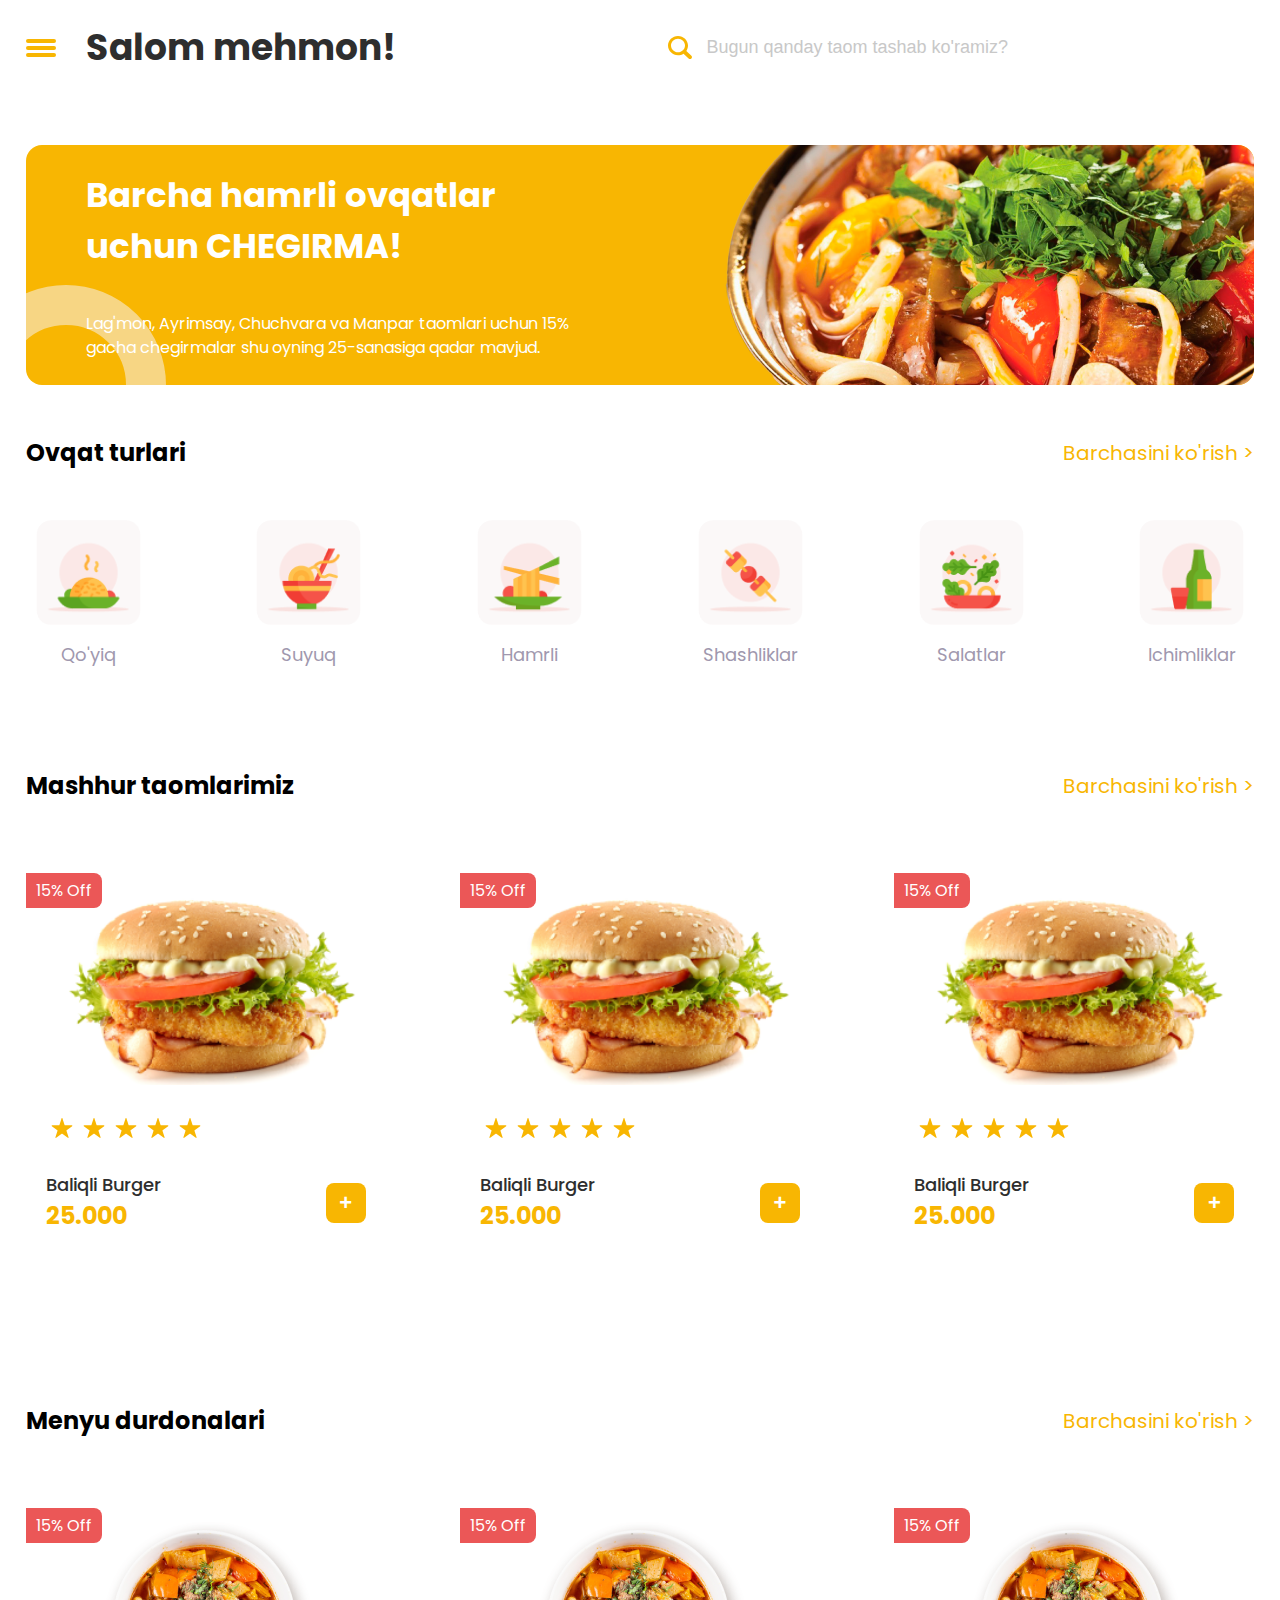
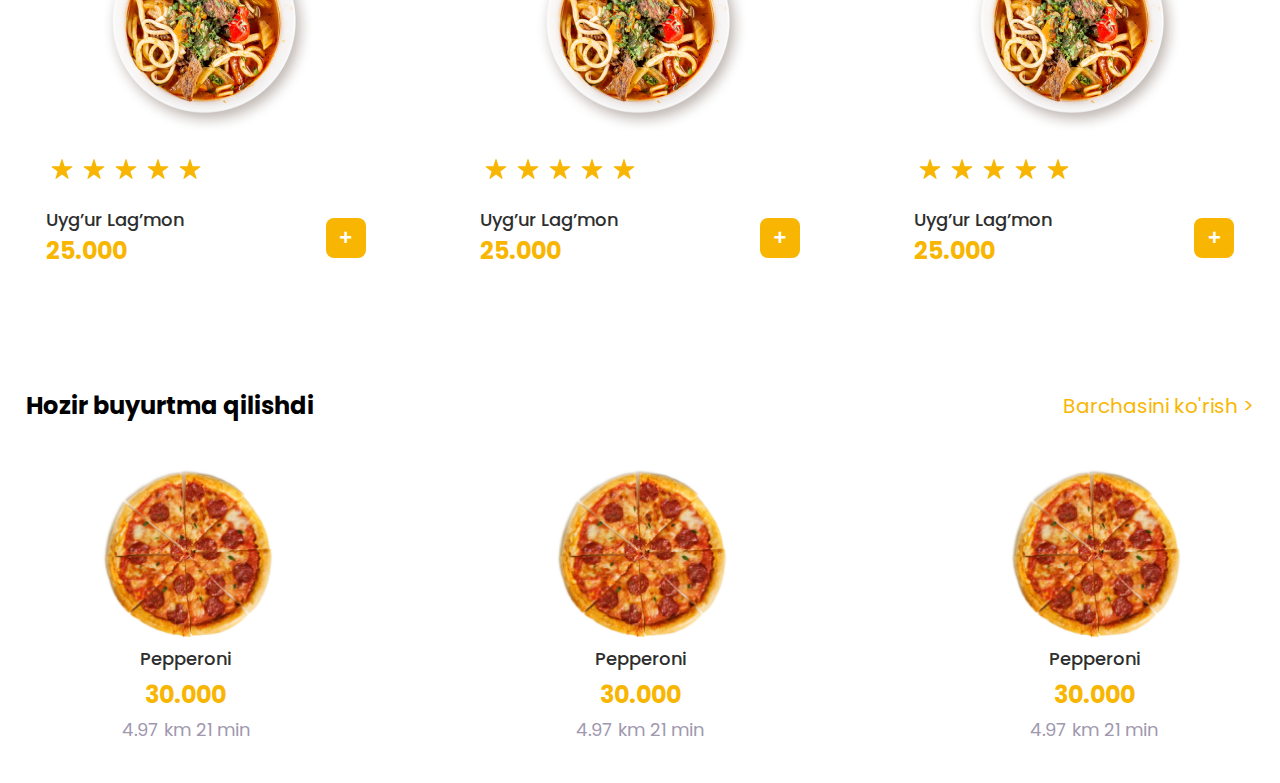
<file: index.html>
<!DOCTYPE html>
<html lang="en">
  <head>
    <meta charset="UTF-8" />
    <meta name="viewport" content="width=device-width, initial-scale=1.0" />
    <link rel="stylesheet" href="./assets/css/main.css" />
    <title>Zaytun</title>
  </head>
  <body>
    <header>
      <div class="container">
        <div class="header_inner">
          <div class="burger_box">
            <div class="burger">
              <span></span>
              <span></span>
              <span></span>
            </div>

            <a class="logo" href="./index.html">Salom mehmon!</a>
          </div>

          <form class="search_form" action="#">
            <button class="search_btn">
              <img src="./assets/images/magnifier.svg" alt="search icon" />
            </button>
            <input
              class="search_food"
              type="search"
              name="search_food"
              placeholder="Bugun qanday taom tashab ko'ramiz?"
              required
            />
          </form>
        </div>
      </div>
      <div class="canvas-header_back">
        <div class="canvas_header">
          <nav>
            <div class="canvas-header_logo-box">
              <a class="canvas-header_logo" href="./index.html">Zaytun</a>
              <img
                class="canvas-header_remove-icon"
                src="./assets/images/icon-x.png"
                alt="remove icon"
              />
            </div>
            <ul class="canvas-header_list">
              <li
                class="canvas-header_list-item canvas-header_list-item--active"
              >
                <svg
                  xmlns="http://www.w3.org/2000/svg"
                  width="35"
                  height="35"
                  viewBox="0 0 40 40"
                  fill="none"
                >
                  <path
                    d="M8.33331 30.8333C8.33331 33.6966 14.8133 35 20.8333 35C26.8533 35 33.3333 33.6966 33.3333 30.8333C33.3333 28.56 29.3983 27.5333 26.5633 27.09L28.5 25.1666C30.0151 23.6516 31.047 21.7213 31.4651 19.6198C31.8832 17.5183 31.6687 15.3401 30.8488 13.3605C30.0288 11.3809 28.6403 9.6889 26.8588 8.49848C25.0772 7.30806 22.9826 6.67267 20.84 6.67267C18.6973 6.67267 16.6028 7.30806 14.8212 8.49848C13.0397 9.6889 11.6511 11.3809 10.8312 13.3605C10.0113 15.3401 9.79679 17.5183 10.2149 19.6198C10.633 21.7213 11.6648 23.6516 13.18 25.1666L15.11 27.0966C12.2683 27.5333 8.33331 28.56 8.33331 30.8333ZM22.5 13.3333C22.5 13.1786 22.5431 13.0269 22.6244 12.8952C22.7058 12.7636 22.8222 12.6572 22.9606 12.588C23.0991 12.5187 23.254 12.4895 23.4082 12.5033C23.5623 12.5172 23.7095 12.5738 23.8333 12.6666C24.8652 13.4409 25.7221 14.4242 26.3479 15.5523C26.9738 16.6805 27.3544 17.928 27.465 19.2133C27.5016 19.6082 27.3952 20.003 27.1651 20.3261C26.9351 20.6491 26.5968 20.8788 26.2116 20.9733L24.1666 21.485V23.3333C24.1666 23.5543 24.0788 23.7663 23.9226 23.9226C23.7663 24.0788 23.5543 24.1666 23.3333 24.1666C23.1123 24.1666 22.9003 24.0788 22.7441 23.9226C22.5878 23.7663 22.5 23.5543 22.5 23.3333V13.3333ZM15 15V13.3333C15 13.1123 15.0878 12.9003 15.2441 12.7441C15.4003 12.5878 15.6123 12.5 15.8333 12.5C16.0543 12.5 16.2663 12.5878 16.4226 12.7441C16.5788 12.9003 16.6666 13.1123 16.6666 13.3333V15C16.67 15.2874 16.7487 15.5689 16.8949 15.8163C17.0412 16.0638 17.2498 16.2685 17.5 16.41V13.3333C17.5 13.1123 17.5878 12.9003 17.7441 12.7441C17.9003 12.5878 18.1123 12.5 18.3333 12.5C18.5543 12.5 18.7663 12.5878 18.9226 12.7441C19.0788 12.9003 19.1666 13.1123 19.1666 13.3333V16.41C19.4168 16.2685 19.6255 16.0638 19.7717 15.8163C19.918 15.5689 19.9967 15.2874 20 15V13.3333C20 13.1123 20.0878 12.9003 20.2441 12.7441C20.4003 12.5878 20.6123 12.5 20.8333 12.5C21.0543 12.5 21.2663 12.5878 21.4226 12.7441C21.5788 12.9003 21.6666 13.1123 21.6666 13.3333V15C21.6639 15.7368 21.4171 16.452 20.9647 17.0337C20.5124 17.6154 19.8801 18.0308 19.1666 18.215V23.3333C19.1666 23.5543 19.0788 23.7663 18.9226 23.9226C18.7663 24.0788 18.5543 24.1666 18.3333 24.1666C18.1123 24.1666 17.9003 24.0788 17.7441 23.9226C17.5878 23.7663 17.5 23.5543 17.5 23.3333V18.215C16.7865 18.0308 16.1542 17.6154 15.7019 17.0337C15.2496 16.452 15.0027 15.7368 15 15ZM16.59 28.5766L19.065 31.0533C19.2971 31.2856 19.5728 31.4699 19.8762 31.5957C20.1797 31.7214 20.5049 31.7861 20.8333 31.7861C21.1618 31.7861 21.487 31.7214 21.7904 31.5957C22.0938 31.4699 22.3695 31.2856 22.6016 31.0533L25.0766 28.5766C29.6566 29.1066 31.6666 30.3133 31.6666 30.8333C31.6666 31.58 27.9816 33.3333 20.8333 33.3333C13.685 33.3333 9.99998 31.58 9.99998 30.8333C9.99998 30.3133 12.01 29.1066 16.59 28.5766Z"
                    fill="currentColor"
                  />
                </svg>
                <a class="canvas-header_list-link" href="./index.html">Asosiy</a>
              </li>
              <li class="canvas-header_list-item">
                <svg
                  xmlns="http://www.w3.org/2000/svg"
                  width="35"
                  height="35"
                  viewBox="0 0 40 40"
                  fill="none"
                >
                  <path
                    d="M20 10.8333V20.4883L13.5767 26.91C13.4202 27.0665 13.3323 27.2787 13.3323 27.5C13.3323 27.7213 13.4202 27.9335 13.5767 28.09C13.7331 28.2465 13.9454 28.3344 14.1667 28.3344C14.388 28.3344 14.6002 28.2465 14.7567 28.09L21.4233 21.4233C21.5007 21.3458 21.562 21.2538 21.6037 21.1526C21.6455 21.0513 21.6669 20.9428 21.6667 20.8333V10.8333C21.6667 10.6123 21.5789 10.4004 21.4226 10.2441C21.2663 10.0878 21.0543 10 20.8333 10C20.6123 10 20.4004 10.0878 20.2441 10.2441C20.0878 10.4004 20 10.6123 20 10.8333ZM34.1667 26.6667H24.1667C23.9456 26.6667 23.7337 26.7545 23.5774 26.9107C23.4211 27.067 23.3333 27.279 23.3333 27.5C23.3333 27.721 23.4211 27.933 23.5774 28.0893C23.7337 28.2455 23.9456 28.3333 24.1667 28.3333H34.1667C34.3877 28.3333 34.5996 28.2455 34.7559 28.0893C34.9122 27.933 35 27.721 35 27.5C35 27.279 34.9122 27.067 34.7559 26.9107C34.5996 26.7545 34.3877 26.6667 34.1667 26.6667Z"
                    fill="#A098AE"
                  />
                  <path
                    d="M32.5 10C32.279 10 32.067 10.0878 31.9108 10.2441C31.7545 10.4004 31.6667 10.6123 31.6667 10.8333V11.7467C30.3476 10.1531 28.6922 8.87122 26.8192 7.99294C24.9462 7.11465 22.902 6.66173 20.8334 6.66667C18.5036 6.66672 16.2098 7.24134 14.1552 8.33963C12.1006 9.43792 10.3485 11.026 9.05425 12.9631C7.75997 14.9003 6.96342 17.1268 6.73516 19.4453C6.50689 21.7638 6.85396 24.1029 7.74561 26.2553C8.63727 28.4076 10.046 30.3069 11.847 31.7848C13.648 33.2627 15.7857 34.2736 18.0707 34.728C20.3557 35.1823 22.7175 35.0662 24.9469 34.3897C27.1763 33.7133 29.2044 32.4975 30.8517 30.85C31.0086 30.6929 31.0967 30.4798 31.0965 30.2577C31.0964 30.0357 31.008 29.8228 30.8509 29.6658C30.6937 29.5089 30.4807 29.4208 30.2586 29.421C30.0365 29.4212 29.8236 29.5095 29.6667 29.6667C27.8666 31.4703 25.5583 32.6807 23.0511 33.1357C20.5438 33.5907 17.9574 33.2685 15.6384 32.2124C13.3193 31.1563 11.3785 29.4166 10.0758 27.2265C8.77319 25.0364 8.17102 22.5006 8.34999 19.9586C8.52896 17.4167 9.48053 14.9902 11.0772 13.0043C12.6738 11.0183 14.8393 9.56779 17.2835 8.84703C19.7276 8.12627 22.3337 8.16971 24.7524 8.97153C27.1712 9.77336 29.2871 11.2953 30.8167 13.3333H29.1667C28.9457 13.3333 28.7337 13.4211 28.5774 13.5774C28.4212 13.7337 28.3334 13.9457 28.3334 14.1667C28.3334 14.3877 28.4212 14.5996 28.5774 14.7559C28.7337 14.9122 28.9457 15 29.1667 15H32.5C32.721 15 32.933 14.9122 33.0893 14.7559C33.2456 14.5996 33.3334 14.3877 33.3334 14.1667V10.8333C33.3334 10.6123 33.2456 10.4004 33.0893 10.2441C32.933 10.0878 32.721 10 32.5 10Z"
                    fill="currentColor"
                  />
                  <path
                    d="M29.1666 16.6667C28.9456 16.6667 28.7336 16.7545 28.5774 16.9108C28.4211 17.067 28.3333 17.279 28.3333 17.5V18.4067C27.1462 18.5788 26.0407 19.1118 25.1669 19.9335C24.293 20.7552 23.693 21.8257 23.4483 23C23.3988 23.2425 23.4039 23.4929 23.4633 23.7331C23.5226 23.9734 23.6347 24.1974 23.7914 24.3889C23.9482 24.5804 24.1456 24.7346 24.3693 24.8403C24.593 24.946 24.8375 25.0006 25.085 25H33.2516C33.4991 25.0006 33.7435 24.946 33.9673 24.8403C34.191 24.7346 34.3884 24.5804 34.5451 24.3889C34.7018 24.1974 34.8139 23.9734 34.8733 23.7331C34.9327 23.4929 34.9378 23.2425 34.8883 23C34.6434 21.8253 34.0429 20.7543 33.1684 19.9326C32.2938 19.1109 31.1877 18.5781 30 18.4067V17.5C30 17.279 29.9122 17.067 29.7559 16.9108C29.5996 16.7545 29.3876 16.6667 29.1666 16.6667Z"
                    fill="currentColor"
                  />
                </svg>
                <a class="canvas-header_list-link" href="./orders.html">Buyurtmalar</a>
              </li>
              <li class="canvas-header_list-item">
                <svg
                  xmlns="http://www.w3.org/2000/svg"
                  width="35"
                  height="35"
                  viewBox="0 0 40 40"
                  fill="none"
                >
                  <path
                    d="M33.7934 25.0883L32.5 25.735L31.2067 25.0883C31.0908 25.0303 30.963 25 30.8334 25C30.7037 25 30.5759 25.0303 30.46 25.0883L29.1667 25.735L28.3334 25.3183V7.49999C28.3333 7.35789 28.297 7.21814 28.2278 7.09404C28.1585 6.96994 28.0587 6.8656 27.9378 6.79095C27.8169 6.71629 27.6789 6.6738 27.5369 6.6675C27.395 6.66121 27.2537 6.69133 27.1267 6.75499L25.8334 7.40166L24.54 6.75499C24.4241 6.69692 24.2963 6.66669 24.1667 6.66669C24.0371 6.66669 23.9092 6.69692 23.7934 6.75499L22.5 7.40166L21.2067 6.75499C21.0908 6.69692 20.963 6.66669 20.8334 6.66669C20.7037 6.66669 20.5759 6.69692 20.46 6.75499L19.1667 7.40166L17.8734 6.75499C17.7575 6.69692 17.6296 6.66669 17.5 6.66669C17.3704 6.66669 17.2426 6.69692 17.1267 6.75499L15.8334 7.40166L14.54 6.75499C14.4241 6.69692 14.2963 6.66669 14.1667 6.66669C14.0371 6.66669 13.9092 6.69692 13.7934 6.75499L12.5 7.40166L11.2067 6.75499C11.0908 6.69692 10.963 6.66669 10.8334 6.66669C10.7037 6.66669 10.5759 6.69692 10.46 6.75499L9.16669 7.40166L7.87335 6.75499C7.74631 6.69133 7.60509 6.66121 7.46312 6.6675C7.32115 6.6738 7.18315 6.71629 7.06223 6.79095C6.94132 6.8656 6.8415 6.96994 6.77227 7.09404C6.70304 7.21814 6.66669 7.35789 6.66669 7.49999V30.8333C6.66669 31.9384 7.10567 32.9982 7.88708 33.7796C8.66848 34.561 9.72828 35 10.8334 35H30.8334C31.9384 35 32.9982 34.561 33.7796 33.7796C34.561 32.9982 35 31.9384 35 30.8333V25.8333C35 25.6912 34.9637 25.5515 34.8944 25.4274C34.8252 25.3033 34.7254 25.1989 34.6045 25.1243C34.4836 25.0496 34.3456 25.0071 34.2036 25.0008C34.0616 24.9945 33.9204 25.0247 33.7934 25.0883ZM17.5 16.6667C17.4973 17.4035 17.2504 18.1187 16.7981 18.7004C16.3458 19.282 15.7135 19.6975 15 19.8817V27.5C15 27.721 14.9122 27.933 14.7559 28.0892C14.5997 28.2455 14.3877 28.3333 14.1667 28.3333C13.9457 28.3333 13.7337 28.2455 13.5774 28.0892C13.4212 27.933 13.3334 27.721 13.3334 27.5V19.8817C12.6199 19.6975 11.9876 19.282 11.5353 18.7004C11.0829 18.1187 10.8361 17.4035 10.8334 16.6667V14.1667C10.8334 13.9456 10.9212 13.7337 11.0774 13.5774C11.2337 13.4211 11.4457 13.3333 11.6667 13.3333C11.8877 13.3333 12.0997 13.4211 12.2559 13.5774C12.4122 13.7337 12.5 13.9456 12.5 14.1667V16.6667C12.5033 16.9541 12.582 17.2356 12.7283 17.483C12.8745 17.7304 13.0832 17.9352 13.3334 18.0767V14.1667C13.3334 13.9456 13.4212 13.7337 13.5774 13.5774C13.7337 13.4211 13.9457 13.3333 14.1667 13.3333C14.3877 13.3333 14.5997 13.4211 14.7559 13.5774C14.9122 13.7337 15 13.9456 15 14.1667V18.0767C15.2502 17.9352 15.4588 17.7304 15.6051 17.483C15.7513 17.2356 15.83 16.9541 15.8334 16.6667V14.1667C15.8334 13.9456 15.9212 13.7337 16.0774 13.5774C16.2337 13.4211 16.4457 13.3333 16.6667 13.3333C16.8877 13.3333 17.0997 13.4211 17.2559 13.5774C17.4122 13.7337 17.5 13.9456 17.5 14.1667V16.6667ZM23.2584 23.3783L20.8334 23.985V27.5C20.8334 27.721 20.7456 27.933 20.5893 28.0892C20.433 28.2455 20.221 28.3333 20 28.3333C19.779 28.3333 19.567 28.2455 19.4108 28.0892C19.2545 27.933 19.1667 27.721 19.1667 27.5V14.1667C19.1664 14.0016 19.2151 13.8402 19.3067 13.7029C19.3982 13.5656 19.5285 13.4585 19.6809 13.3954C19.8334 13.3322 20.0012 13.3156 20.163 13.3479C20.3249 13.3802 20.4735 13.4598 20.59 13.5767C21.7277 14.7082 22.6295 16.0542 23.2435 17.5367C23.8574 19.0192 24.1712 20.6087 24.1667 22.2133C24.1672 22.4811 24.078 22.7413 23.9134 22.9524C23.7488 23.1636 23.5181 23.3135 23.2584 23.3783ZM33.3334 30.8333C33.3334 31.4964 33.07 32.1322 32.6011 32.6011C32.1323 33.0699 31.4964 33.3333 30.8334 33.3333C30.1703 33.3333 29.5344 33.0699 29.0656 32.6011C28.5967 32.1322 28.3334 31.4964 28.3334 30.8333V27.1817L28.7934 27.4117C28.9092 27.4697 29.0371 27.5 29.1667 27.5C29.2963 27.5 29.4241 27.4697 29.54 27.4117L30.8334 26.765L32.1267 27.4117C32.2426 27.4697 32.3704 27.5 32.5 27.5C32.6296 27.5 32.7575 27.4697 32.8734 27.4117L33.3334 27.1817V30.8333Z"
                    fill="currentColor"
                  />
                </svg>
                <a class="canvas-header_list-link" href="#">Kafe haqida</a>
              </li>
              <li class="canvas-header_list-item">
                <svg
                  xmlns="http://www.w3.org/2000/svg"
                  width="25"
                  height="25"
                  viewBox="0 0 30 30"
                  fill="none"
                >
                  <path
                    d="M27.3205 16.7982C27.8344 15.9281 28.125 15 28.125 13.8779C28.125 11.2989 25.9443 8.86348 23.0965 8.86348H20.959C21.2473 8.11289 21.4775 7.21523 21.4775 6.13652C21.4775 1.87125 19.2691 0 15.8953 0C12.2855 0 12.4914 5.56248 11.6906 6.36328C10.3578 7.69611 8.7835 10.2567 7.66172 11.25H1.875C0.839473 11.25 0 12.0895 0 13.125V27.1875C0 28.223 0.839473 29.0625 1.875 29.0625H5.625C6.49764 29.0625 7.23094 28.4664 7.44012 27.6592C10.0481 27.7178 11.8382 29.9994 17.8582 29.9994C18.2812 29.9994 18.75 30 19.1602 30C23.6787 30 25.7218 27.6901 25.7777 24.4143C26.5581 23.3347 26.9671 21.8876 26.7938 20.4891C27.3711 19.4079 27.5944 18.1252 27.3205 16.7982ZM23.7023 19.9523C24.4383 21.1904 23.7762 22.8475 22.8855 23.3256C23.3367 26.1838 21.8538 27.1869 19.773 27.1869H17.557C13.3594 27.1869 10.6413 24.9709 7.5 24.9709V14.0625H8.13984C9.80156 14.0625 12.123 9.90879 13.6793 8.35195C15.341 6.69023 14.7873 3.92051 15.8953 2.8125C18.665 2.8125 18.665 4.74492 18.665 6.13652C18.665 8.43164 17.0033 9.45996 17.0033 11.676H23.0965C24.3334 11.676 25.3072 12.784 25.3125 13.892C25.3178 14.9994 24.5613 16.1074 24.0076 16.1074C24.798 16.9603 24.9669 18.758 23.7023 19.9523ZM5.15625 25.3125C5.15625 26.0892 4.52666 26.7188 3.75 26.7188C2.97334 26.7188 2.34375 26.0892 2.34375 25.3125C2.34375 24.5358 2.97334 23.9062 3.75 23.9062C4.52666 23.9062 5.15625 24.5358 5.15625 25.3125Z"
                    fill="currentColor"
                  />
                </svg>
                <a class="canvas-header_list-link" href="#">Menga yoqdi!</a>
              </li>
              <li class="canvas-header_list-item">
                <svg
                  xmlns="http://www.w3.org/2000/svg"
                  width="25"
                  height="25"
                  viewBox="0 0 30 30"
                  fill="none"
                >
                  <path
                    d="M27.3205 13.2018C27.5944 11.8748 27.3711 10.5921 26.7938 9.51094C26.9671 8.11242 26.5581 6.66533 25.7777 5.58574C25.7218 2.30994 23.6787 0 19.1602 0C18.75 0 18.2812 0.000585937 17.8582 0.000585937C11.7888 0.000585937 9.90217 2.34375 7.5 2.34375H6.86455C6.53408 2.05225 6.10037 1.875 5.625 1.875H1.875C0.839473 1.875 0 2.71447 0 3.75V17.8125C0 18.848 0.839473 19.6875 1.875 19.6875H5.625C6.31887 19.6875 6.92432 19.3103 7.24852 18.75H7.66172C8.78355 19.7433 10.3578 22.3039 11.6906 23.6367C12.4914 24.4375 12.2855 30 15.8953 30C19.2691 30 21.4775 28.1287 21.4775 23.8635C21.4775 22.7848 21.2473 21.8871 20.959 21.1365H23.0965C25.9443 21.1365 28.125 18.7011 28.125 16.1221C28.125 15 27.8344 14.0719 27.3205 13.2018ZM3.75 17.3438C2.97334 17.3438 2.34375 16.7142 2.34375 15.9375C2.34375 15.1608 2.97334 14.5312 3.75 14.5312C4.52666 14.5312 5.15625 15.1608 5.15625 15.9375C5.15625 16.7142 4.52666 17.3438 3.75 17.3438ZM23.0965 18.324H17.0033C17.0033 20.54 18.665 21.5684 18.665 23.8635C18.665 25.2551 18.665 27.1875 15.8953 27.1875C14.7873 26.0795 15.341 23.3098 13.6793 21.648C12.123 20.0912 9.80156 15.9375 8.13984 15.9375H7.5V5.0291C10.6413 5.0291 13.3594 2.81309 17.557 2.81309H19.773C21.8538 2.81309 23.3367 3.81621 22.8855 6.67441C23.7762 7.15254 24.4383 8.80957 23.7023 10.0477C24.9669 11.242 24.798 13.0397 24.0076 13.8926C24.5613 13.8926 25.3178 15.0006 25.3125 16.108C25.3072 17.216 24.3334 18.324 23.0965 18.324Z"
                    fill="currentColor"
                  />
                </svg>
                <a class="canvas-header_list-link" href="#">Ma'qul kelmadi!</a>
              </li>
            </ul>
          </nav>

          <div class="canvas_vaucher-box">
            <h4 class="canvas_vaucher-title">
              Upgrade your Account to Get Free Voucher
            </h4>
            <button class="canvas_vaucher-btn">Upgrade</button>
            <div class="vaucher_circle"></div>
            <img
              class="vaucher_beauty"
              src="./assets/images/vaucher_dot.png"
              alt="dots icon"
            />
          </div>

          <footer class="canvas_footer">
            <p class="canvas_footer-text">
              All rights Reserved copyright
              <span>By Abdurakhmon Rashidov, 2023</span>
            </p>
          </footer>
        </div>
      </div>
    </header>

    <main>
      <section class="hero-box">
        <div class="container">
          <div class="hero">
            <div class="hero-info">
              <h1 class="hero-info_title">
                Barcha hamrli ovqatlar uchun CHEGIRMA!
              </h1>
              <p class="hero-info_text">
                Lag'mon, Ayrimsay, Chuchvara va Manpar taomlari uchun 15% gacha
                chegirmalar shu oyning 25-sanasiga qadar mavjud.
              </p>
            </div>
            <img
              class="hero-img1"
              src="./assets/images/kosa.png"
              alt="kosa img"
            />
            <img
              class="hero-img2"
              src="./assets/images/kosa2.png"
              alt="kosa img"
            />
            <div class="hero-circle"></div>
          </div>
        </div>
      </section>

      <section class="food-type-box">
        <div class="container">
          <div class="food-type">
            <div class="all-section_title-box">
              <h2 class="all-section_title">Ovqat turlari</h2>
              <a class="all-section_link" href="#"
                >Barchasi<span>ni ko'rish</span> ></a
              >
            </div>

            <div class="food-type_list">
              <a class="food-type_item" href="./category.html">
                <img
                  class="food-type_item-img"
                  src="./assets/images/type_1.png"
                  alt="Food type"
                />
                <span class="food-type_item-text">Qo'yiq</span>
              </a>

              <a class="food-type_item" href="./category.html">
                <img
                  class="food-type_item-img"
                  src="./assets/images/type_2.png"
                  alt="Food type"
                />
                <span class="food-type_item-text">Suyuq</span>
              </a>

              <a class="food-type_item" href="./category.html">
                <img
                  class="food-type_item-img"
                  src="./assets/images/type_3.png"
                  alt="Food type"
                />
                <span class="food-type_item-text">Hamrli</span>
              </a>

              <a class="food-type_item" href="./category.html">
                <img
                  class="food-type_item-img"
                  src="./assets/images/type_4.png"
                  alt="Food type"
                />
                <span class="food-type_item-text">Shashliklar</span>
              </a>

              <a class="food-type_item" href="./category.html">
                <img
                  class="food-type_item-img"
                  src="./assets/images/type_5.png"
                  alt="Food type"
                />
                <span class="food-type_item-text">Salatlar</span>
              </a>

              <a class="food-type_item" href="./category.html">
                <img
                  class="food-type_item-img"
                  src="./assets/images/type_6.png"
                  alt="Food type"
                />
                <span class="food-type_item-text">Ichimliklar</span>
              </a>
            </div>
          </div>
        </div>
      </section>

      <section class="famous-food-box">
        <div class="container">
          <div class="famous-food">
            <div class="all-section_title-box">
              <h2 class="all-section_title">Mashhur taomlarimiz</h2>
              <a class="all-section_link" href="#"
                >Barchasi<span>ni ko'rish</span> ></a
              >
            </div>

            <ul class="famous-food_list">
              <li class="famous-food_item">
                <img
                  class="famous-food_item-img"
                  src="./assets/images/famous_1.png"
                  alt="food img"
                />
                <div class="famous-food_item-stars">
                  <img
                    class="famous-food_item-star"
                    src="./assets/images/star.svg"
                    alt="star icon"
                  />
                  <img
                    class="famous-food_item-star"
                    src="./assets/images/star.svg"
                    alt="star icon"
                  />
                  <img
                    class="famous-food_item-star"
                    src="./assets/images/star.svg"
                    alt="star icon"
                  />
                  <img
                    class="famous-food_item-star"
                    src="./assets/images/star.svg"
                    alt="star icon"
                  />
                  <img
                    class="famous-food_item-star"
                    src="./assets/images/star.svg"
                    alt="star icon"
                  />
                </div>
                <div class="famous-food_item-title-box">
                  <div class="famous-food_item-box">
                    <h3 class="famous-food_item-title">Baliqli Burger</h3>
                    <p class="famous-food_item-price">25.000</p>
                  </div>
                  <button class="famous-food_item-btn">+</button>
                </div>
                <span class="famous-food_item-discount">15% Off</span>
              </li>

              <li class="famous-food_item">
                <img
                  class="famous-food_item-img"
                  src="./assets/images/famous_1.png"
                  alt="food img"
                />
                <div class="famous-food_item-stars">
                  <img
                    class="famous-food_item-star"
                    src="./assets/images/star.svg"
                    alt="star icon"
                  />
                  <img
                    class="famous-food_item-star"
                    src="./assets/images/star.svg"
                    alt="star icon"
                  />
                  <img
                    class="famous-food_item-star"
                    src="./assets/images/star.svg"
                    alt="star icon"
                  />
                  <img
                    class="famous-food_item-star"
                    src="./assets/images/star.svg"
                    alt="star icon"
                  />
                  <img
                    class="famous-food_item-star"
                    src="./assets/images/star.svg"
                    alt="star icon"
                  />
                </div>
                <div class="famous-food_item-title-box">
                  <div class="famous-food_item-box">
                    <h3 class="famous-food_item-title">Baliqli Burger</h3>
                    <p class="famous-food_item-price">25.000</p>
                  </div>
                  <button class="famous-food_item-btn">+</button>
                </div>
                <span class="famous-food_item-discount">15% Off</span>
              </li>

              <li class="famous-food_item">
                <img
                  class="famous-food_item-img"
                  src="./assets/images/famous_1.png"
                  alt="food img"
                />
                <div class="famous-food_item-stars">
                  <img
                    class="famous-food_item-star"
                    src="./assets/images/star.svg"
                    alt="star icon"
                  />
                  <img
                    class="famous-food_item-star"
                    src="./assets/images/star.svg"
                    alt="star icon"
                  />
                  <img
                    class="famous-food_item-star"
                    src="./assets/images/star.svg"
                    alt="star icon"
                  />
                  <img
                    class="famous-food_item-star"
                    src="./assets/images/star.svg"
                    alt="star icon"
                  />
                  <img
                    class="famous-food_item-star"
                    src="./assets/images/star.svg"
                    alt="star icon"
                  />
                </div>
                <div class="famous-food_item-title-box">
                  <div class="famous-food_item-box">
                    <h3 class="famous-food_item-title">Baliqli Burger</h3>
                    <p class="famous-food_item-price">25.000</p>
                  </div>
                  <button class="famous-food_item-btn">+</button>
                </div>
                <span class="famous-food_item-discount">15% Off</span>
              </li>
            </ul>
          </div>
        </div>
      </section>

      <!-- Famous food clone, but menu food section -->
      <section class="famous-food-box">
        <div class="container">
          <div class="famous-food">
            <div class="all-section_title-box">
              <h2 class="all-section_title">Menyu durdonalari</h2>
              <a class="all-section_link" href="#"
                >Barchasi<span>ni ko'rish</span> ></a
              >
            </div>

            <ul class="famous-food_list">
              <li class="famous-food_item">
                <img
                  class="menu-food_item-img"
                  src="./assets/images/lagman.png"
                  alt="food img"
                />
                <div class="famous-food_item-stars">
                  <img
                    class="famous-food_item-star"
                    src="./assets/images/star.svg"
                    alt="star icon"
                  />
                  <img
                    class="famous-food_item-star"
                    src="./assets/images/star.svg"
                    alt="star icon"
                  />
                  <img
                    class="famous-food_item-star"
                    src="./assets/images/star.svg"
                    alt="star icon"
                  />
                  <img
                    class="famous-food_item-star"
                    src="./assets/images/star.svg"
                    alt="star icon"
                  />
                  <img
                    class="famous-food_item-star"
                    src="./assets/images/star.svg"
                    alt="star icon"
                  />
                </div>
                <div class="famous-food_item-title-box">
                  <div class="famous-food_item-box">
                    <h3 class="famous-food_item-title">Uyg’ur Lag’mon</h3>
                    <p class="famous-food_item-price">25.000</p>
                  </div>
                  <button class="famous-food_item-btn">+</button>
                </div>
                <span class="famous-food_item-discount">15% Off</span>
              </li>

              <li class="famous-food_item">
                <img
                  class="menu-food_item-img"
                  src="./assets/images/lagman.png"
                  alt="food img"
                />
                <div class="famous-food_item-stars">
                  <img
                    class="famous-food_item-star"
                    src="./assets/images/star.svg"
                    alt="star icon"
                  />
                  <img
                    class="famous-food_item-star"
                    src="./assets/images/star.svg"
                    alt="star icon"
                  />
                  <img
                    class="famous-food_item-star"
                    src="./assets/images/star.svg"
                    alt="star icon"
                  />
                  <img
                    class="famous-food_item-star"
                    src="./assets/images/star.svg"
                    alt="star icon"
                  />
                  <img
                    class="famous-food_item-star"
                    src="./assets/images/star.svg"
                    alt="star icon"
                  />
                </div>
                <div class="famous-food_item-title-box">
                  <div class="famous-food_item-box">
                    <h3 class="famous-food_item-title">Uyg’ur Lag’mon</h3>
                    <p class="famous-food_item-price">25.000</p>
                  </div>
                  <button class="famous-food_item-btn">+</button>
                </div>
                <span class="famous-food_item-discount">15% Off</span>
              </li>

              <li class="famous-food_item">
                <img
                  class="menu-food_item-img"
                  src="./assets/images/lagman.png"
                  alt="food img"
                />
                <div class="famous-food_item-stars">
                  <img
                    class="famous-food_item-star"
                    src="./assets/images/star.svg"
                    alt="star icon"
                  />
                  <img
                    class="famous-food_item-star"
                    src="./assets/images/star.svg"
                    alt="star icon"
                  />
                  <img
                    class="famous-food_item-star"
                    src="./assets/images/star.svg"
                    alt="star icon"
                  />
                  <img
                    class="famous-food_item-star"
                    src="./assets/images/star.svg"
                    alt="star icon"
                  />
                  <img
                    class="famous-food_item-star"
                    src="./assets/images/star.svg"
                    alt="star icon"
                  />
                </div>
                <div class="famous-food_item-title-box">
                  <div class="famous-food_item-box">
                    <h3 class="famous-food_item-title">Uyg’ur Lag’mon</h3>
                    <p class="famous-food_item-price">25.000</p>
                  </div>
                  <button class="famous-food_item-btn">+</button>
                </div>
                <span class="famous-food_item-discount">15% Off</span>
              </li>
            </ul>
          </div>
        </div>
      </section>

      <section class="live-sale-box">
        <div class="container">
          <div class="live-sale">
            <div class="all-section_title-box">
              <h2 class="all-section_title">Hozir buyurtma qilishdi</h2>
              <a class="all-section_link" href="#"
                >Barchasi<span>ni ko'rish</span> ></a
              >
            </div>

            <ul class="live-sale_list">
              <li class="live-sale_item">
                <img
                  class="live-sale_item-img"
                  src="./assets/images/pizza.png"
                  alt="pizza img"
                />
                <h3 class="live-sale_item-title">Pepperoni</h3>
                <p class="live-sale_item-price">30.000</p>
                <span class="live-sale_item-distance">4.97 km 21 min</span>
              </li>

              <li class="live-sale_item">
                <img
                  class="live-sale_item-img"
                  src="./assets/images/pizza.png"
                  alt="pizza img"
                />
                <h3 class="live-sale_item-title">Pepperoni</h3>
                <p class="live-sale_item-price">30.000</p>
                <span class="live-sale_item-distance">4.97 km 21 min</span>
              </li>

              <li class="live-sale_item">
                <img
                  class="live-sale_item-img"
                  src="./assets/images/pizza.png"
                  alt="pizza img"
                />
                <h3 class="live-sale_item-title">Pepperoni</h3>
                <p class="live-sale_item-price">30.000</p>
                <span class="live-sale_item-distance">4.97 km 21 min</span>
              </li>
            </ul>
          </div>
        </div>
      </section>
    </main>

    <div class="add-food_alert">
      ✅ Mahsulot savatga qo'shildi!
    </div>
    

    <script src="./assets/js/main.js"></script>
  </body>
</html>
</file>
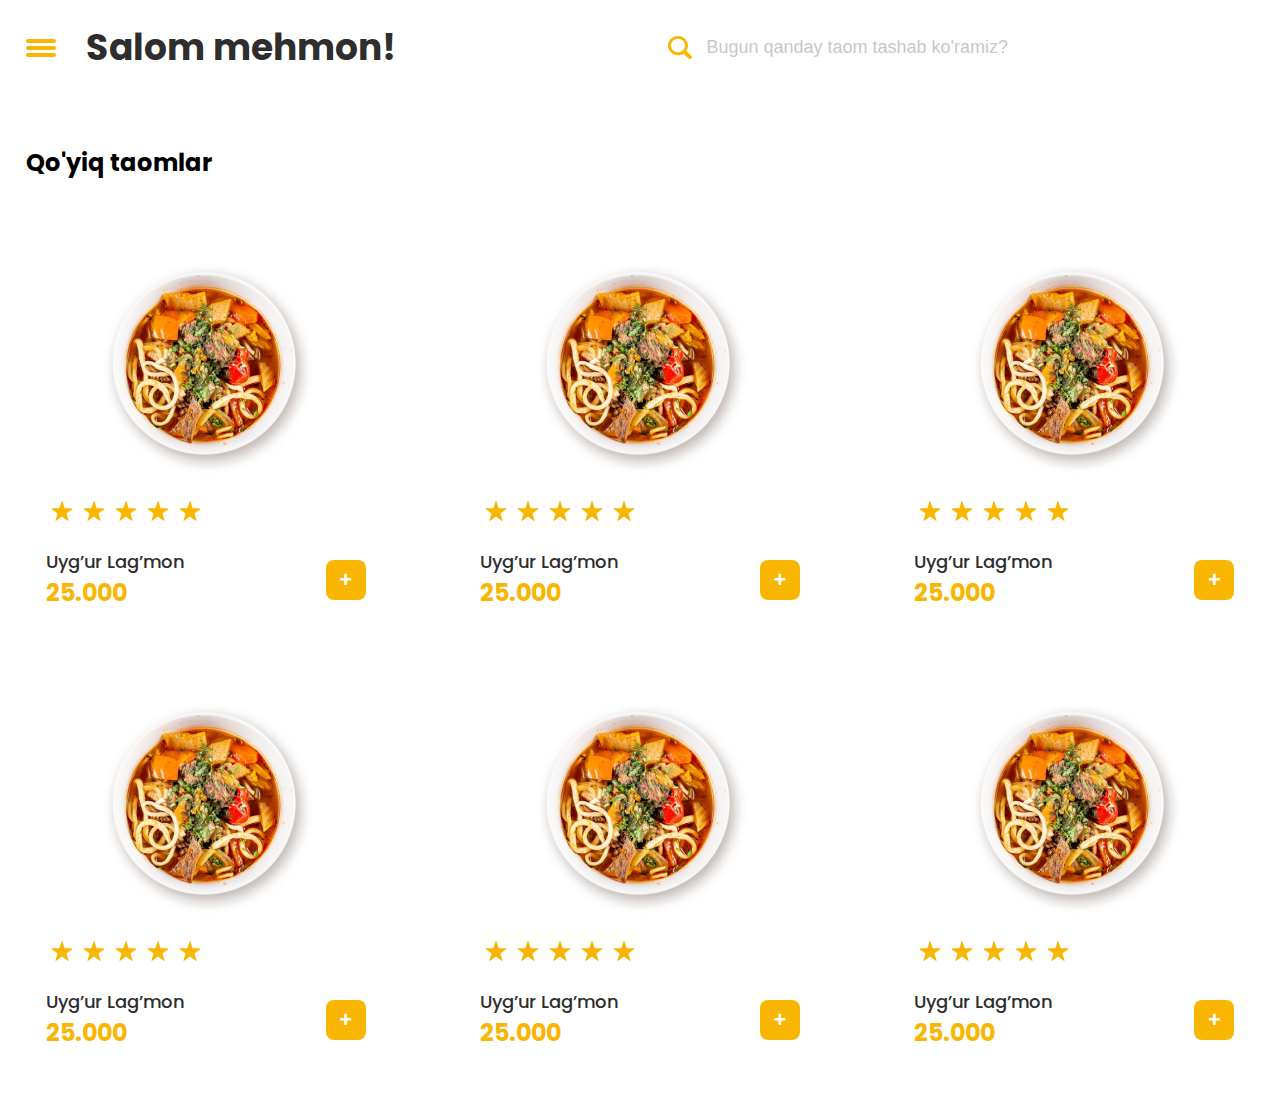
<file: category.html>
<!DOCTYPE html>
<html lang="en">
<head>
  <meta charset="UTF-8">
  <meta name="viewport" content="width=device-width, initial-scale=1.0">
  <link rel="stylesheet" href="./assets/css/main.css">
  <title>Zaytun</title>
</head>
<body>
  <header>
    <div class="container">
      <div class="header_inner">
        <div class="burger_box">
          <div class="burger">
            <span></span>
            <span></span>
            <span></span>
          </div>

          <a class="logo" href="./index.html">Salom mehmon!</a>
        </div>

        <form class="search_form" action="#">
          <button class="search_btn">
            <img src="./assets/images/magnifier.svg" alt="search icon" />
          </button>
          <input
            class="search_food"
            type="search"
            name="search_food"
            placeholder="Bugun qanday taom tashab ko'ramiz?"
            required
          />
        </form>
      </div>
    </div>
    <div class="canvas-header_back">
      <div class="canvas_header">
        <nav>
          <div class="canvas-header_logo-box">
            <a class="canvas-header_logo" href="./index.html">Zaytun</a>
            <img
              class="canvas-header_remove-icon"
              src="./assets/images/icon-x.png"
              alt="remove icon"
            />
          </div>
          <ul class="canvas-header_list">
            <li
              class="canvas-header_list-item canvas-header_list-item--active"
            >
              <svg
                xmlns="http://www.w3.org/2000/svg"
                width="35"
                height="35"
                viewBox="0 0 40 40"
                fill="none"
              >
                <path
                  d="M8.33331 30.8333C8.33331 33.6966 14.8133 35 20.8333 35C26.8533 35 33.3333 33.6966 33.3333 30.8333C33.3333 28.56 29.3983 27.5333 26.5633 27.09L28.5 25.1666C30.0151 23.6516 31.047 21.7213 31.4651 19.6198C31.8832 17.5183 31.6687 15.3401 30.8488 13.3605C30.0288 11.3809 28.6403 9.6889 26.8588 8.49848C25.0772 7.30806 22.9826 6.67267 20.84 6.67267C18.6973 6.67267 16.6028 7.30806 14.8212 8.49848C13.0397 9.6889 11.6511 11.3809 10.8312 13.3605C10.0113 15.3401 9.79679 17.5183 10.2149 19.6198C10.633 21.7213 11.6648 23.6516 13.18 25.1666L15.11 27.0966C12.2683 27.5333 8.33331 28.56 8.33331 30.8333ZM22.5 13.3333C22.5 13.1786 22.5431 13.0269 22.6244 12.8952C22.7058 12.7636 22.8222 12.6572 22.9606 12.588C23.0991 12.5187 23.254 12.4895 23.4082 12.5033C23.5623 12.5172 23.7095 12.5738 23.8333 12.6666C24.8652 13.4409 25.7221 14.4242 26.3479 15.5523C26.9738 16.6805 27.3544 17.928 27.465 19.2133C27.5016 19.6082 27.3952 20.003 27.1651 20.3261C26.9351 20.6491 26.5968 20.8788 26.2116 20.9733L24.1666 21.485V23.3333C24.1666 23.5543 24.0788 23.7663 23.9226 23.9226C23.7663 24.0788 23.5543 24.1666 23.3333 24.1666C23.1123 24.1666 22.9003 24.0788 22.7441 23.9226C22.5878 23.7663 22.5 23.5543 22.5 23.3333V13.3333ZM15 15V13.3333C15 13.1123 15.0878 12.9003 15.2441 12.7441C15.4003 12.5878 15.6123 12.5 15.8333 12.5C16.0543 12.5 16.2663 12.5878 16.4226 12.7441C16.5788 12.9003 16.6666 13.1123 16.6666 13.3333V15C16.67 15.2874 16.7487 15.5689 16.8949 15.8163C17.0412 16.0638 17.2498 16.2685 17.5 16.41V13.3333C17.5 13.1123 17.5878 12.9003 17.7441 12.7441C17.9003 12.5878 18.1123 12.5 18.3333 12.5C18.5543 12.5 18.7663 12.5878 18.9226 12.7441C19.0788 12.9003 19.1666 13.1123 19.1666 13.3333V16.41C19.4168 16.2685 19.6255 16.0638 19.7717 15.8163C19.918 15.5689 19.9967 15.2874 20 15V13.3333C20 13.1123 20.0878 12.9003 20.2441 12.7441C20.4003 12.5878 20.6123 12.5 20.8333 12.5C21.0543 12.5 21.2663 12.5878 21.4226 12.7441C21.5788 12.9003 21.6666 13.1123 21.6666 13.3333V15C21.6639 15.7368 21.4171 16.452 20.9647 17.0337C20.5124 17.6154 19.8801 18.0308 19.1666 18.215V23.3333C19.1666 23.5543 19.0788 23.7663 18.9226 23.9226C18.7663 24.0788 18.5543 24.1666 18.3333 24.1666C18.1123 24.1666 17.9003 24.0788 17.7441 23.9226C17.5878 23.7663 17.5 23.5543 17.5 23.3333V18.215C16.7865 18.0308 16.1542 17.6154 15.7019 17.0337C15.2496 16.452 15.0027 15.7368 15 15ZM16.59 28.5766L19.065 31.0533C19.2971 31.2856 19.5728 31.4699 19.8762 31.5957C20.1797 31.7214 20.5049 31.7861 20.8333 31.7861C21.1618 31.7861 21.487 31.7214 21.7904 31.5957C22.0938 31.4699 22.3695 31.2856 22.6016 31.0533L25.0766 28.5766C29.6566 29.1066 31.6666 30.3133 31.6666 30.8333C31.6666 31.58 27.9816 33.3333 20.8333 33.3333C13.685 33.3333 9.99998 31.58 9.99998 30.8333C9.99998 30.3133 12.01 29.1066 16.59 28.5766Z"
                  fill="currentColor"
                />
              </svg>
              <a class="canvas-header_list-link" href="./index.html">Asosiy</a>
            </li>
            <li class="canvas-header_list-item">
              <svg
                xmlns="http://www.w3.org/2000/svg"
                width="35"
                height="35"
                viewBox="0 0 40 40"
                fill="none"
              >
                <path
                  d="M20 10.8333V20.4883L13.5767 26.91C13.4202 27.0665 13.3323 27.2787 13.3323 27.5C13.3323 27.7213 13.4202 27.9335 13.5767 28.09C13.7331 28.2465 13.9454 28.3344 14.1667 28.3344C14.388 28.3344 14.6002 28.2465 14.7567 28.09L21.4233 21.4233C21.5007 21.3458 21.562 21.2538 21.6037 21.1526C21.6455 21.0513 21.6669 20.9428 21.6667 20.8333V10.8333C21.6667 10.6123 21.5789 10.4004 21.4226 10.2441C21.2663 10.0878 21.0543 10 20.8333 10C20.6123 10 20.4004 10.0878 20.2441 10.2441C20.0878 10.4004 20 10.6123 20 10.8333ZM34.1667 26.6667H24.1667C23.9456 26.6667 23.7337 26.7545 23.5774 26.9107C23.4211 27.067 23.3333 27.279 23.3333 27.5C23.3333 27.721 23.4211 27.933 23.5774 28.0893C23.7337 28.2455 23.9456 28.3333 24.1667 28.3333H34.1667C34.3877 28.3333 34.5996 28.2455 34.7559 28.0893C34.9122 27.933 35 27.721 35 27.5C35 27.279 34.9122 27.067 34.7559 26.9107C34.5996 26.7545 34.3877 26.6667 34.1667 26.6667Z"
                  fill="#A098AE"
                />
                <path
                  d="M32.5 10C32.279 10 32.067 10.0878 31.9108 10.2441C31.7545 10.4004 31.6667 10.6123 31.6667 10.8333V11.7467C30.3476 10.1531 28.6922 8.87122 26.8192 7.99294C24.9462 7.11465 22.902 6.66173 20.8334 6.66667C18.5036 6.66672 16.2098 7.24134 14.1552 8.33963C12.1006 9.43792 10.3485 11.026 9.05425 12.9631C7.75997 14.9003 6.96342 17.1268 6.73516 19.4453C6.50689 21.7638 6.85396 24.1029 7.74561 26.2553C8.63727 28.4076 10.046 30.3069 11.847 31.7848C13.648 33.2627 15.7857 34.2736 18.0707 34.728C20.3557 35.1823 22.7175 35.0662 24.9469 34.3897C27.1763 33.7133 29.2044 32.4975 30.8517 30.85C31.0086 30.6929 31.0967 30.4798 31.0965 30.2577C31.0964 30.0357 31.008 29.8228 30.8509 29.6658C30.6937 29.5089 30.4807 29.4208 30.2586 29.421C30.0365 29.4212 29.8236 29.5095 29.6667 29.6667C27.8666 31.4703 25.5583 32.6807 23.0511 33.1357C20.5438 33.5907 17.9574 33.2685 15.6384 32.2124C13.3193 31.1563 11.3785 29.4166 10.0758 27.2265C8.77319 25.0364 8.17102 22.5006 8.34999 19.9586C8.52896 17.4167 9.48053 14.9902 11.0772 13.0043C12.6738 11.0183 14.8393 9.56779 17.2835 8.84703C19.7276 8.12627 22.3337 8.16971 24.7524 8.97153C27.1712 9.77336 29.2871 11.2953 30.8167 13.3333H29.1667C28.9457 13.3333 28.7337 13.4211 28.5774 13.5774C28.4212 13.7337 28.3334 13.9457 28.3334 14.1667C28.3334 14.3877 28.4212 14.5996 28.5774 14.7559C28.7337 14.9122 28.9457 15 29.1667 15H32.5C32.721 15 32.933 14.9122 33.0893 14.7559C33.2456 14.5996 33.3334 14.3877 33.3334 14.1667V10.8333C33.3334 10.6123 33.2456 10.4004 33.0893 10.2441C32.933 10.0878 32.721 10 32.5 10Z"
                  fill="currentColor"
                />
                <path
                  d="M29.1666 16.6667C28.9456 16.6667 28.7336 16.7545 28.5774 16.9108C28.4211 17.067 28.3333 17.279 28.3333 17.5V18.4067C27.1462 18.5788 26.0407 19.1118 25.1669 19.9335C24.293 20.7552 23.693 21.8257 23.4483 23C23.3988 23.2425 23.4039 23.4929 23.4633 23.7331C23.5226 23.9734 23.6347 24.1974 23.7914 24.3889C23.9482 24.5804 24.1456 24.7346 24.3693 24.8403C24.593 24.946 24.8375 25.0006 25.085 25H33.2516C33.4991 25.0006 33.7435 24.946 33.9673 24.8403C34.191 24.7346 34.3884 24.5804 34.5451 24.3889C34.7018 24.1974 34.8139 23.9734 34.8733 23.7331C34.9327 23.4929 34.9378 23.2425 34.8883 23C34.6434 21.8253 34.0429 20.7543 33.1684 19.9326C32.2938 19.1109 31.1877 18.5781 30 18.4067V17.5C30 17.279 29.9122 17.067 29.7559 16.9108C29.5996 16.7545 29.3876 16.6667 29.1666 16.6667Z"
                  fill="currentColor"
                />
              </svg>
              <a class="canvas-header_list-link" href="./orders.html">Buyurtmalar</a>
            </li>

            <li class="canvas-header_list-item">
              <svg
                xmlns="http://www.w3.org/2000/svg"
                width="35"
                height="35"
                viewBox="0 0 40 40"
                fill="none"
              >
                <path
                  d="M33.7934 25.0883L32.5 25.735L31.2067 25.0883C31.0908 25.0303 30.963 25 30.8334 25C30.7037 25 30.5759 25.0303 30.46 25.0883L29.1667 25.735L28.3334 25.3183V7.49999C28.3333 7.35789 28.297 7.21814 28.2278 7.09404C28.1585 6.96994 28.0587 6.8656 27.9378 6.79095C27.8169 6.71629 27.6789 6.6738 27.5369 6.6675C27.395 6.66121 27.2537 6.69133 27.1267 6.75499L25.8334 7.40166L24.54 6.75499C24.4241 6.69692 24.2963 6.66669 24.1667 6.66669C24.0371 6.66669 23.9092 6.69692 23.7934 6.75499L22.5 7.40166L21.2067 6.75499C21.0908 6.69692 20.963 6.66669 20.8334 6.66669C20.7037 6.66669 20.5759 6.69692 20.46 6.75499L19.1667 7.40166L17.8734 6.75499C17.7575 6.69692 17.6296 6.66669 17.5 6.66669C17.3704 6.66669 17.2426 6.69692 17.1267 6.75499L15.8334 7.40166L14.54 6.75499C14.4241 6.69692 14.2963 6.66669 14.1667 6.66669C14.0371 6.66669 13.9092 6.69692 13.7934 6.75499L12.5 7.40166L11.2067 6.75499C11.0908 6.69692 10.963 6.66669 10.8334 6.66669C10.7037 6.66669 10.5759 6.69692 10.46 6.75499L9.16669 7.40166L7.87335 6.75499C7.74631 6.69133 7.60509 6.66121 7.46312 6.6675C7.32115 6.6738 7.18315 6.71629 7.06223 6.79095C6.94132 6.8656 6.8415 6.96994 6.77227 7.09404C6.70304 7.21814 6.66669 7.35789 6.66669 7.49999V30.8333C6.66669 31.9384 7.10567 32.9982 7.88708 33.7796C8.66848 34.561 9.72828 35 10.8334 35H30.8334C31.9384 35 32.9982 34.561 33.7796 33.7796C34.561 32.9982 35 31.9384 35 30.8333V25.8333C35 25.6912 34.9637 25.5515 34.8944 25.4274C34.8252 25.3033 34.7254 25.1989 34.6045 25.1243C34.4836 25.0496 34.3456 25.0071 34.2036 25.0008C34.0616 24.9945 33.9204 25.0247 33.7934 25.0883ZM17.5 16.6667C17.4973 17.4035 17.2504 18.1187 16.7981 18.7004C16.3458 19.282 15.7135 19.6975 15 19.8817V27.5C15 27.721 14.9122 27.933 14.7559 28.0892C14.5997 28.2455 14.3877 28.3333 14.1667 28.3333C13.9457 28.3333 13.7337 28.2455 13.5774 28.0892C13.4212 27.933 13.3334 27.721 13.3334 27.5V19.8817C12.6199 19.6975 11.9876 19.282 11.5353 18.7004C11.0829 18.1187 10.8361 17.4035 10.8334 16.6667V14.1667C10.8334 13.9456 10.9212 13.7337 11.0774 13.5774C11.2337 13.4211 11.4457 13.3333 11.6667 13.3333C11.8877 13.3333 12.0997 13.4211 12.2559 13.5774C12.4122 13.7337 12.5 13.9456 12.5 14.1667V16.6667C12.5033 16.9541 12.582 17.2356 12.7283 17.483C12.8745 17.7304 13.0832 17.9352 13.3334 18.0767V14.1667C13.3334 13.9456 13.4212 13.7337 13.5774 13.5774C13.7337 13.4211 13.9457 13.3333 14.1667 13.3333C14.3877 13.3333 14.5997 13.4211 14.7559 13.5774C14.9122 13.7337 15 13.9456 15 14.1667V18.0767C15.2502 17.9352 15.4588 17.7304 15.6051 17.483C15.7513 17.2356 15.83 16.9541 15.8334 16.6667V14.1667C15.8334 13.9456 15.9212 13.7337 16.0774 13.5774C16.2337 13.4211 16.4457 13.3333 16.6667 13.3333C16.8877 13.3333 17.0997 13.4211 17.2559 13.5774C17.4122 13.7337 17.5 13.9456 17.5 14.1667V16.6667ZM23.2584 23.3783L20.8334 23.985V27.5C20.8334 27.721 20.7456 27.933 20.5893 28.0892C20.433 28.2455 20.221 28.3333 20 28.3333C19.779 28.3333 19.567 28.2455 19.4108 28.0892C19.2545 27.933 19.1667 27.721 19.1667 27.5V14.1667C19.1664 14.0016 19.2151 13.8402 19.3067 13.7029C19.3982 13.5656 19.5285 13.4585 19.6809 13.3954C19.8334 13.3322 20.0012 13.3156 20.163 13.3479C20.3249 13.3802 20.4735 13.4598 20.59 13.5767C21.7277 14.7082 22.6295 16.0542 23.2435 17.5367C23.8574 19.0192 24.1712 20.6087 24.1667 22.2133C24.1672 22.4811 24.078 22.7413 23.9134 22.9524C23.7488 23.1636 23.5181 23.3135 23.2584 23.3783ZM33.3334 30.8333C33.3334 31.4964 33.07 32.1322 32.6011 32.6011C32.1323 33.0699 31.4964 33.3333 30.8334 33.3333C30.1703 33.3333 29.5344 33.0699 29.0656 32.6011C28.5967 32.1322 28.3334 31.4964 28.3334 30.8333V27.1817L28.7934 27.4117C28.9092 27.4697 29.0371 27.5 29.1667 27.5C29.2963 27.5 29.4241 27.4697 29.54 27.4117L30.8334 26.765L32.1267 27.4117C32.2426 27.4697 32.3704 27.5 32.5 27.5C32.6296 27.5 32.7575 27.4697 32.8734 27.4117L33.3334 27.1817V30.8333Z"
                  fill="currentColor"
                />
              </svg>
              <a class="canvas-header_list-link" href="#">Kafe haqida</a>
            </li>
            <li class="canvas-header_list-item">
              <svg
                xmlns="http://www.w3.org/2000/svg"
                width="25"
                height="25"
                viewBox="0 0 30 30"
                fill="none"
              >
                <path
                  d="M27.3205 16.7982C27.8344 15.9281 28.125 15 28.125 13.8779C28.125 11.2989 25.9443 8.86348 23.0965 8.86348H20.959C21.2473 8.11289 21.4775 7.21523 21.4775 6.13652C21.4775 1.87125 19.2691 0 15.8953 0C12.2855 0 12.4914 5.56248 11.6906 6.36328C10.3578 7.69611 8.7835 10.2567 7.66172 11.25H1.875C0.839473 11.25 0 12.0895 0 13.125V27.1875C0 28.223 0.839473 29.0625 1.875 29.0625H5.625C6.49764 29.0625 7.23094 28.4664 7.44012 27.6592C10.0481 27.7178 11.8382 29.9994 17.8582 29.9994C18.2812 29.9994 18.75 30 19.1602 30C23.6787 30 25.7218 27.6901 25.7777 24.4143C26.5581 23.3347 26.9671 21.8876 26.7938 20.4891C27.3711 19.4079 27.5944 18.1252 27.3205 16.7982ZM23.7023 19.9523C24.4383 21.1904 23.7762 22.8475 22.8855 23.3256C23.3367 26.1838 21.8538 27.1869 19.773 27.1869H17.557C13.3594 27.1869 10.6413 24.9709 7.5 24.9709V14.0625H8.13984C9.80156 14.0625 12.123 9.90879 13.6793 8.35195C15.341 6.69023 14.7873 3.92051 15.8953 2.8125C18.665 2.8125 18.665 4.74492 18.665 6.13652C18.665 8.43164 17.0033 9.45996 17.0033 11.676H23.0965C24.3334 11.676 25.3072 12.784 25.3125 13.892C25.3178 14.9994 24.5613 16.1074 24.0076 16.1074C24.798 16.9603 24.9669 18.758 23.7023 19.9523ZM5.15625 25.3125C5.15625 26.0892 4.52666 26.7188 3.75 26.7188C2.97334 26.7188 2.34375 26.0892 2.34375 25.3125C2.34375 24.5358 2.97334 23.9062 3.75 23.9062C4.52666 23.9062 5.15625 24.5358 5.15625 25.3125Z"
                  fill="currentColor"
                />
              </svg>
              <a class="canvas-header_list-link" href="#">Menga yoqdi!</a>
            </li>
            <li class="canvas-header_list-item">
              <svg
                xmlns="http://www.w3.org/2000/svg"
                width="25"
                height="25"
                viewBox="0 0 30 30"
                fill="none"
              >
                <path
                  d="M27.3205 13.2018C27.5944 11.8748 27.3711 10.5921 26.7938 9.51094C26.9671 8.11242 26.5581 6.66533 25.7777 5.58574C25.7218 2.30994 23.6787 0 19.1602 0C18.75 0 18.2812 0.000585937 17.8582 0.000585937C11.7888 0.000585937 9.90217 2.34375 7.5 2.34375H6.86455C6.53408 2.05225 6.10037 1.875 5.625 1.875H1.875C0.839473 1.875 0 2.71447 0 3.75V17.8125C0 18.848 0.839473 19.6875 1.875 19.6875H5.625C6.31887 19.6875 6.92432 19.3103 7.24852 18.75H7.66172C8.78355 19.7433 10.3578 22.3039 11.6906 23.6367C12.4914 24.4375 12.2855 30 15.8953 30C19.2691 30 21.4775 28.1287 21.4775 23.8635C21.4775 22.7848 21.2473 21.8871 20.959 21.1365H23.0965C25.9443 21.1365 28.125 18.7011 28.125 16.1221C28.125 15 27.8344 14.0719 27.3205 13.2018ZM3.75 17.3438C2.97334 17.3438 2.34375 16.7142 2.34375 15.9375C2.34375 15.1608 2.97334 14.5312 3.75 14.5312C4.52666 14.5312 5.15625 15.1608 5.15625 15.9375C5.15625 16.7142 4.52666 17.3438 3.75 17.3438ZM23.0965 18.324H17.0033C17.0033 20.54 18.665 21.5684 18.665 23.8635C18.665 25.2551 18.665 27.1875 15.8953 27.1875C14.7873 26.0795 15.341 23.3098 13.6793 21.648C12.123 20.0912 9.80156 15.9375 8.13984 15.9375H7.5V5.0291C10.6413 5.0291 13.3594 2.81309 17.557 2.81309H19.773C21.8538 2.81309 23.3367 3.81621 22.8855 6.67441C23.7762 7.15254 24.4383 8.80957 23.7023 10.0477C24.9669 11.242 24.798 13.0397 24.0076 13.8926C24.5613 13.8926 25.3178 15.0006 25.3125 16.108C25.3072 17.216 24.3334 18.324 23.0965 18.324Z"
                  fill="currentColor"
                />
              </svg>
              <a class="canvas-header_list-link" href="#">Ma'qul kelmadi!</a>
            </li>
          </ul>
        </nav>

        <div class="canvas_vaucher-box">
          <h4 class="canvas_vaucher-title">
            Upgrade your Account to Get Free Voucher
          </h4>
          <button class="canvas_vaucher-btn">Upgrade</button>
          <div class="vaucher_circle"></div>
          <img
            class="vaucher_beauty"
            src="./assets/images/vaucher_dot.png"
            alt="dots icon"
          />
        </div>

        <footer class="canvas_footer">
          <p class="canvas_footer-text">
            All rights Reserved copyright
            <span>By Abdurakhmon Rashidov, 2023</span>
          </p>
        </footer>
      </div>
    </div>
  </header>
  <main>
    <section class="food-category-box">
      <div class="container">
        <div class="food-category">
          <h2 class="all-section_title">Qo'yiq taomlar</h2>

          <ul class="famous-food_list">
            <li class="famous-food_item">
              <img
                class="menu-food_item-img"
                src="./assets/images/lagman.png"
                alt="food img"
              />
              <div class="famous-food_item-stars">
                <img
                  class="famous-food_item-star"
                  src="./assets/images/star.svg"
                  alt="star icon"
                />
                <img
                  class="famous-food_item-star"
                  src="./assets/images/star.svg"
                  alt="star icon"
                />
                <img
                  class="famous-food_item-star"
                  src="./assets/images/star.svg"
                  alt="star icon"
                />
                <img
                  class="famous-food_item-star"
                  src="./assets/images/star.svg"
                  alt="star icon"
                />
                <img
                  class="famous-food_item-star"
                  src="./assets/images/star.svg"
                  alt="star icon"
                />
              </div>
              <div class="famous-food_item-title-box">
                <div class="famous-food_item-box">
                  <h3 class="famous-food_item-title">Uyg’ur Lag’mon</h3>
                  <p class="famous-food_item-price">25.000</p>
                </div>
                <button class="famous-food_item-btn">+</button>
              </div>
            </li>

            <li class="famous-food_item">
              <img
                class="menu-food_item-img"
                src="./assets/images/lagman.png"
                alt="food img"
              />
              <div class="famous-food_item-stars">
                <img
                  class="famous-food_item-star"
                  src="./assets/images/star.svg"
                  alt="star icon"
                />
                <img
                  class="famous-food_item-star"
                  src="./assets/images/star.svg"
                  alt="star icon"
                />
                <img
                  class="famous-food_item-star"
                  src="./assets/images/star.svg"
                  alt="star icon"
                />
                <img
                  class="famous-food_item-star"
                  src="./assets/images/star.svg"
                  alt="star icon"
                />
                <img
                  class="famous-food_item-star"
                  src="./assets/images/star.svg"
                  alt="star icon"
                />
              </div>
              <div class="famous-food_item-title-box">
                <div class="famous-food_item-box">
                  <h3 class="famous-food_item-title">Uyg’ur Lag’mon</h3>
                  <p class="famous-food_item-price">25.000</p>
                </div>
                <button class="famous-food_item-btn">+</button>
              </div>
            </li>

            <li class="famous-food_item">
              <img
                class="menu-food_item-img"
                src="./assets/images/lagman.png"
                alt="food img"
              />
              <div class="famous-food_item-stars">
                <img
                  class="famous-food_item-star"
                  src="./assets/images/star.svg"
                  alt="star icon"
                />
                <img
                  class="famous-food_item-star"
                  src="./assets/images/star.svg"
                  alt="star icon"
                />
                <img
                  class="famous-food_item-star"
                  src="./assets/images/star.svg"
                  alt="star icon"
                />
                <img
                  class="famous-food_item-star"
                  src="./assets/images/star.svg"
                  alt="star icon"
                />
                <img
                  class="famous-food_item-star"
                  src="./assets/images/star.svg"
                  alt="star icon"
                />
              </div>
              <div class="famous-food_item-title-box">
                <div class="famous-food_item-box">
                  <h3 class="famous-food_item-title">Uyg’ur Lag’mon</h3>
                  <p class="famous-food_item-price">25.000</p>
                </div>
                <button class="famous-food_item-btn">+</button>
              </div>
            </li>

            <li class="famous-food_item">
              <img
                class="menu-food_item-img"
                src="./assets/images/lagman.png"
                alt="food img"
              />
              <div class="famous-food_item-stars">
                <img
                  class="famous-food_item-star"
                  src="./assets/images/star.svg"
                  alt="star icon"
                />
                <img
                  class="famous-food_item-star"
                  src="./assets/images/star.svg"
                  alt="star icon"
                />
                <img
                  class="famous-food_item-star"
                  src="./assets/images/star.svg"
                  alt="star icon"
                />
                <img
                  class="famous-food_item-star"
                  src="./assets/images/star.svg"
                  alt="star icon"
                />
                <img
                  class="famous-food_item-star"
                  src="./assets/images/star.svg"
                  alt="star icon"
                />
              </div>
              <div class="famous-food_item-title-box">
                <div class="famous-food_item-box">
                  <h3 class="famous-food_item-title">Uyg’ur Lag’mon</h3>
                  <p class="famous-food_item-price">25.000</p>
                </div>
                <button class="famous-food_item-btn">+</button>
              </div>
            </li>

            <li class="famous-food_item">
              <img
                class="menu-food_item-img"
                src="./assets/images/lagman.png"
                alt="food img"
              />
              <div class="famous-food_item-stars">
                <img
                  class="famous-food_item-star"
                  src="./assets/images/star.svg"
                  alt="star icon"
                />
                <img
                  class="famous-food_item-star"
                  src="./assets/images/star.svg"
                  alt="star icon"
                />
                <img
                  class="famous-food_item-star"
                  src="./assets/images/star.svg"
                  alt="star icon"
                />
                <img
                  class="famous-food_item-star"
                  src="./assets/images/star.svg"
                  alt="star icon"
                />
                <img
                  class="famous-food_item-star"
                  src="./assets/images/star.svg"
                  alt="star icon"
                />
              </div>
              <div class="famous-food_item-title-box">
                <div class="famous-food_item-box">
                  <h3 class="famous-food_item-title">Uyg’ur Lag’mon</h3>
                  <p class="famous-food_item-price">25.000</p>
                </div>
                <button class="famous-food_item-btn">+</button>
              </div>
            </li>

            <li class="famous-food_item">
              <img
                class="menu-food_item-img"
                src="./assets/images/lagman.png"
                alt="food img"
              />
              <div class="famous-food_item-stars">
                <img
                  class="famous-food_item-star"
                  src="./assets/images/star.svg"
                  alt="star icon"
                />
                <img
                  class="famous-food_item-star"
                  src="./assets/images/star.svg"
                  alt="star icon"
                />
                <img
                  class="famous-food_item-star"
                  src="./assets/images/star.svg"
                  alt="star icon"
                />
                <img
                  class="famous-food_item-star"
                  src="./assets/images/star.svg"
                  alt="star icon"
                />
                <img
                  class="famous-food_item-star"
                  src="./assets/images/star.svg"
                  alt="star icon"
                />
              </div>
              <div class="famous-food_item-title-box">
                <div class="famous-food_item-box">
                  <h3 class="famous-food_item-title">Uyg’ur Lag’mon</h3>
                  <p class="famous-food_item-price">25.000</p>
                </div>
                <button class="famous-food_item-btn">+</button>
              </div>
            </li>
          </ul>
        </div>
      </div>
    </section>
  </main>

  <div class="add-food_alert">
    ✅ Mahsulot savatga qo'shildi!
  </div>
  <script src="./assets/js/main.js"></script>
</body>
</html>
</file>
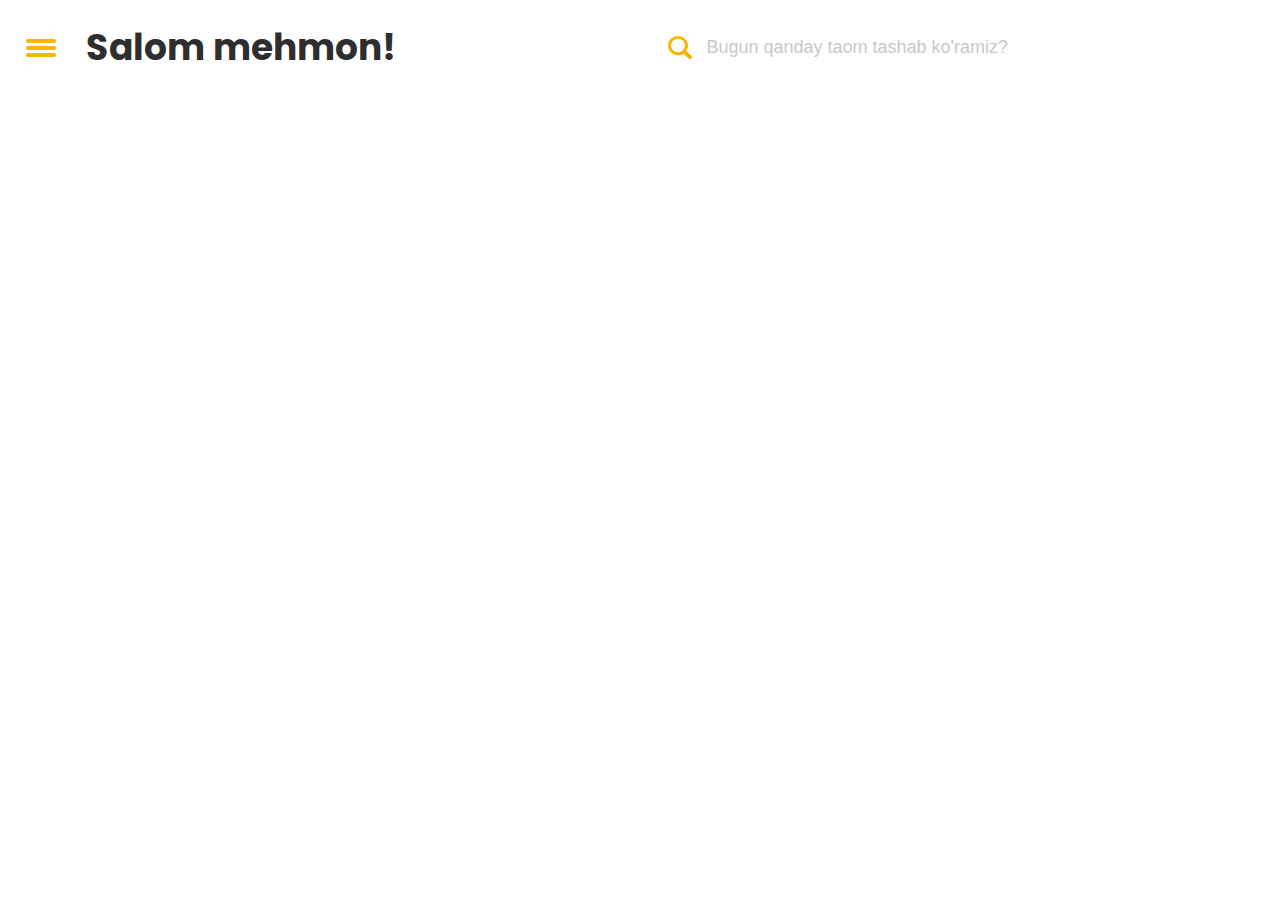
<file: orders.html>
<!DOCTYPE html>
<html lang="en">
<head>
  <meta charset="UTF-8">
  <meta name="viewport" content="width=device-width, initial-scale=1.0">
  <link rel="stylesheet" href="./assets/css/main.css">
  <title>Zaytun</title>
</head>
<body>
  <header>
    <div class="container">
      <div class="header_inner">
        <div class="burger_box">
          <div class="burger">
            <span></span>
            <span></span>
            <span></span>
          </div>

          <a class="logo" href="./index.html">Salom mehmon!</a>
        </div>

        <form class="search_form" action="#">
          <button class="search_btn">
            <img src="./assets/images/magnifier.svg" alt="search icon" />
          </button>
          <input
            class="search_food"
            type="search"
            name="search_food"
            placeholder="Bugun qanday taom tashab ko'ramiz?"
            required
          />
        </form>
      </div>
    </div>
    <div class="canvas-header_back">
      <div class="canvas_header">
        <nav>
          <div class="canvas-header_logo-box">
            <a class="canvas-header_logo" href="./index.html">Zaytun</a>
            <img
              class="canvas-header_remove-icon"
              src="./assets/images/icon-x.png"
              alt="remove icon"
            />
          </div>
          <ul class="canvas-header_list">
            <li
              class="canvas-header_list-item canvas-header_list-item--active"
            >
              <svg
                xmlns="http://www.w3.org/2000/svg"
                width="35"
                height="35"
                viewBox="0 0 40 40"
                fill="none"
              >
                <path
                  d="M8.33331 30.8333C8.33331 33.6966 14.8133 35 20.8333 35C26.8533 35 33.3333 33.6966 33.3333 30.8333C33.3333 28.56 29.3983 27.5333 26.5633 27.09L28.5 25.1666C30.0151 23.6516 31.047 21.7213 31.4651 19.6198C31.8832 17.5183 31.6687 15.3401 30.8488 13.3605C30.0288 11.3809 28.6403 9.6889 26.8588 8.49848C25.0772 7.30806 22.9826 6.67267 20.84 6.67267C18.6973 6.67267 16.6028 7.30806 14.8212 8.49848C13.0397 9.6889 11.6511 11.3809 10.8312 13.3605C10.0113 15.3401 9.79679 17.5183 10.2149 19.6198C10.633 21.7213 11.6648 23.6516 13.18 25.1666L15.11 27.0966C12.2683 27.5333 8.33331 28.56 8.33331 30.8333ZM22.5 13.3333C22.5 13.1786 22.5431 13.0269 22.6244 12.8952C22.7058 12.7636 22.8222 12.6572 22.9606 12.588C23.0991 12.5187 23.254 12.4895 23.4082 12.5033C23.5623 12.5172 23.7095 12.5738 23.8333 12.6666C24.8652 13.4409 25.7221 14.4242 26.3479 15.5523C26.9738 16.6805 27.3544 17.928 27.465 19.2133C27.5016 19.6082 27.3952 20.003 27.1651 20.3261C26.9351 20.6491 26.5968 20.8788 26.2116 20.9733L24.1666 21.485V23.3333C24.1666 23.5543 24.0788 23.7663 23.9226 23.9226C23.7663 24.0788 23.5543 24.1666 23.3333 24.1666C23.1123 24.1666 22.9003 24.0788 22.7441 23.9226C22.5878 23.7663 22.5 23.5543 22.5 23.3333V13.3333ZM15 15V13.3333C15 13.1123 15.0878 12.9003 15.2441 12.7441C15.4003 12.5878 15.6123 12.5 15.8333 12.5C16.0543 12.5 16.2663 12.5878 16.4226 12.7441C16.5788 12.9003 16.6666 13.1123 16.6666 13.3333V15C16.67 15.2874 16.7487 15.5689 16.8949 15.8163C17.0412 16.0638 17.2498 16.2685 17.5 16.41V13.3333C17.5 13.1123 17.5878 12.9003 17.7441 12.7441C17.9003 12.5878 18.1123 12.5 18.3333 12.5C18.5543 12.5 18.7663 12.5878 18.9226 12.7441C19.0788 12.9003 19.1666 13.1123 19.1666 13.3333V16.41C19.4168 16.2685 19.6255 16.0638 19.7717 15.8163C19.918 15.5689 19.9967 15.2874 20 15V13.3333C20 13.1123 20.0878 12.9003 20.2441 12.7441C20.4003 12.5878 20.6123 12.5 20.8333 12.5C21.0543 12.5 21.2663 12.5878 21.4226 12.7441C21.5788 12.9003 21.6666 13.1123 21.6666 13.3333V15C21.6639 15.7368 21.4171 16.452 20.9647 17.0337C20.5124 17.6154 19.8801 18.0308 19.1666 18.215V23.3333C19.1666 23.5543 19.0788 23.7663 18.9226 23.9226C18.7663 24.0788 18.5543 24.1666 18.3333 24.1666C18.1123 24.1666 17.9003 24.0788 17.7441 23.9226C17.5878 23.7663 17.5 23.5543 17.5 23.3333V18.215C16.7865 18.0308 16.1542 17.6154 15.7019 17.0337C15.2496 16.452 15.0027 15.7368 15 15ZM16.59 28.5766L19.065 31.0533C19.2971 31.2856 19.5728 31.4699 19.8762 31.5957C20.1797 31.7214 20.5049 31.7861 20.8333 31.7861C21.1618 31.7861 21.487 31.7214 21.7904 31.5957C22.0938 31.4699 22.3695 31.2856 22.6016 31.0533L25.0766 28.5766C29.6566 29.1066 31.6666 30.3133 31.6666 30.8333C31.6666 31.58 27.9816 33.3333 20.8333 33.3333C13.685 33.3333 9.99998 31.58 9.99998 30.8333C9.99998 30.3133 12.01 29.1066 16.59 28.5766Z"
                  fill="currentColor"
                />
              </svg>
              <a class="canvas-header_list-link" href="./index.html">Asosiy</a>
            </li>
            <li class="canvas-header_list-item">
              <svg
                xmlns="http://www.w3.org/2000/svg"
                width="35"
                height="35"
                viewBox="0 0 40 40"
                fill="none"
              >
                <path
                  d="M20 10.8333V20.4883L13.5767 26.91C13.4202 27.0665 13.3323 27.2787 13.3323 27.5C13.3323 27.7213 13.4202 27.9335 13.5767 28.09C13.7331 28.2465 13.9454 28.3344 14.1667 28.3344C14.388 28.3344 14.6002 28.2465 14.7567 28.09L21.4233 21.4233C21.5007 21.3458 21.562 21.2538 21.6037 21.1526C21.6455 21.0513 21.6669 20.9428 21.6667 20.8333V10.8333C21.6667 10.6123 21.5789 10.4004 21.4226 10.2441C21.2663 10.0878 21.0543 10 20.8333 10C20.6123 10 20.4004 10.0878 20.2441 10.2441C20.0878 10.4004 20 10.6123 20 10.8333ZM34.1667 26.6667H24.1667C23.9456 26.6667 23.7337 26.7545 23.5774 26.9107C23.4211 27.067 23.3333 27.279 23.3333 27.5C23.3333 27.721 23.4211 27.933 23.5774 28.0893C23.7337 28.2455 23.9456 28.3333 24.1667 28.3333H34.1667C34.3877 28.3333 34.5996 28.2455 34.7559 28.0893C34.9122 27.933 35 27.721 35 27.5C35 27.279 34.9122 27.067 34.7559 26.9107C34.5996 26.7545 34.3877 26.6667 34.1667 26.6667Z"
                  fill="#A098AE"
                />
                <path
                  d="M32.5 10C32.279 10 32.067 10.0878 31.9108 10.2441C31.7545 10.4004 31.6667 10.6123 31.6667 10.8333V11.7467C30.3476 10.1531 28.6922 8.87122 26.8192 7.99294C24.9462 7.11465 22.902 6.66173 20.8334 6.66667C18.5036 6.66672 16.2098 7.24134 14.1552 8.33963C12.1006 9.43792 10.3485 11.026 9.05425 12.9631C7.75997 14.9003 6.96342 17.1268 6.73516 19.4453C6.50689 21.7638 6.85396 24.1029 7.74561 26.2553C8.63727 28.4076 10.046 30.3069 11.847 31.7848C13.648 33.2627 15.7857 34.2736 18.0707 34.728C20.3557 35.1823 22.7175 35.0662 24.9469 34.3897C27.1763 33.7133 29.2044 32.4975 30.8517 30.85C31.0086 30.6929 31.0967 30.4798 31.0965 30.2577C31.0964 30.0357 31.008 29.8228 30.8509 29.6658C30.6937 29.5089 30.4807 29.4208 30.2586 29.421C30.0365 29.4212 29.8236 29.5095 29.6667 29.6667C27.8666 31.4703 25.5583 32.6807 23.0511 33.1357C20.5438 33.5907 17.9574 33.2685 15.6384 32.2124C13.3193 31.1563 11.3785 29.4166 10.0758 27.2265C8.77319 25.0364 8.17102 22.5006 8.34999 19.9586C8.52896 17.4167 9.48053 14.9902 11.0772 13.0043C12.6738 11.0183 14.8393 9.56779 17.2835 8.84703C19.7276 8.12627 22.3337 8.16971 24.7524 8.97153C27.1712 9.77336 29.2871 11.2953 30.8167 13.3333H29.1667C28.9457 13.3333 28.7337 13.4211 28.5774 13.5774C28.4212 13.7337 28.3334 13.9457 28.3334 14.1667C28.3334 14.3877 28.4212 14.5996 28.5774 14.7559C28.7337 14.9122 28.9457 15 29.1667 15H32.5C32.721 15 32.933 14.9122 33.0893 14.7559C33.2456 14.5996 33.3334 14.3877 33.3334 14.1667V10.8333C33.3334 10.6123 33.2456 10.4004 33.0893 10.2441C32.933 10.0878 32.721 10 32.5 10Z"
                  fill="currentColor"
                />
                <path
                  d="M29.1666 16.6667C28.9456 16.6667 28.7336 16.7545 28.5774 16.9108C28.4211 17.067 28.3333 17.279 28.3333 17.5V18.4067C27.1462 18.5788 26.0407 19.1118 25.1669 19.9335C24.293 20.7552 23.693 21.8257 23.4483 23C23.3988 23.2425 23.4039 23.4929 23.4633 23.7331C23.5226 23.9734 23.6347 24.1974 23.7914 24.3889C23.9482 24.5804 24.1456 24.7346 24.3693 24.8403C24.593 24.946 24.8375 25.0006 25.085 25H33.2516C33.4991 25.0006 33.7435 24.946 33.9673 24.8403C34.191 24.7346 34.3884 24.5804 34.5451 24.3889C34.7018 24.1974 34.8139 23.9734 34.8733 23.7331C34.9327 23.4929 34.9378 23.2425 34.8883 23C34.6434 21.8253 34.0429 20.7543 33.1684 19.9326C32.2938 19.1109 31.1877 18.5781 30 18.4067V17.5C30 17.279 29.9122 17.067 29.7559 16.9108C29.5996 16.7545 29.3876 16.6667 29.1666 16.6667Z"
                  fill="currentColor"
                />
              </svg>
              <a class="canvas-header_list-link" href="./orders.html">Buyurtmalar</a>
            </li>
            <li class="canvas-header_list-item">
              <svg
                xmlns="http://www.w3.org/2000/svg"
                width="35"
                height="35"
                viewBox="0 0 40 40"
                fill="none"
              >
                <path
                  d="M33.7934 25.0883L32.5 25.735L31.2067 25.0883C31.0908 25.0303 30.963 25 30.8334 25C30.7037 25 30.5759 25.0303 30.46 25.0883L29.1667 25.735L28.3334 25.3183V7.49999C28.3333 7.35789 28.297 7.21814 28.2278 7.09404C28.1585 6.96994 28.0587 6.8656 27.9378 6.79095C27.8169 6.71629 27.6789 6.6738 27.5369 6.6675C27.395 6.66121 27.2537 6.69133 27.1267 6.75499L25.8334 7.40166L24.54 6.75499C24.4241 6.69692 24.2963 6.66669 24.1667 6.66669C24.0371 6.66669 23.9092 6.69692 23.7934 6.75499L22.5 7.40166L21.2067 6.75499C21.0908 6.69692 20.963 6.66669 20.8334 6.66669C20.7037 6.66669 20.5759 6.69692 20.46 6.75499L19.1667 7.40166L17.8734 6.75499C17.7575 6.69692 17.6296 6.66669 17.5 6.66669C17.3704 6.66669 17.2426 6.69692 17.1267 6.75499L15.8334 7.40166L14.54 6.75499C14.4241 6.69692 14.2963 6.66669 14.1667 6.66669C14.0371 6.66669 13.9092 6.69692 13.7934 6.75499L12.5 7.40166L11.2067 6.75499C11.0908 6.69692 10.963 6.66669 10.8334 6.66669C10.7037 6.66669 10.5759 6.69692 10.46 6.75499L9.16669 7.40166L7.87335 6.75499C7.74631 6.69133 7.60509 6.66121 7.46312 6.6675C7.32115 6.6738 7.18315 6.71629 7.06223 6.79095C6.94132 6.8656 6.8415 6.96994 6.77227 7.09404C6.70304 7.21814 6.66669 7.35789 6.66669 7.49999V30.8333C6.66669 31.9384 7.10567 32.9982 7.88708 33.7796C8.66848 34.561 9.72828 35 10.8334 35H30.8334C31.9384 35 32.9982 34.561 33.7796 33.7796C34.561 32.9982 35 31.9384 35 30.8333V25.8333C35 25.6912 34.9637 25.5515 34.8944 25.4274C34.8252 25.3033 34.7254 25.1989 34.6045 25.1243C34.4836 25.0496 34.3456 25.0071 34.2036 25.0008C34.0616 24.9945 33.9204 25.0247 33.7934 25.0883ZM17.5 16.6667C17.4973 17.4035 17.2504 18.1187 16.7981 18.7004C16.3458 19.282 15.7135 19.6975 15 19.8817V27.5C15 27.721 14.9122 27.933 14.7559 28.0892C14.5997 28.2455 14.3877 28.3333 14.1667 28.3333C13.9457 28.3333 13.7337 28.2455 13.5774 28.0892C13.4212 27.933 13.3334 27.721 13.3334 27.5V19.8817C12.6199 19.6975 11.9876 19.282 11.5353 18.7004C11.0829 18.1187 10.8361 17.4035 10.8334 16.6667V14.1667C10.8334 13.9456 10.9212 13.7337 11.0774 13.5774C11.2337 13.4211 11.4457 13.3333 11.6667 13.3333C11.8877 13.3333 12.0997 13.4211 12.2559 13.5774C12.4122 13.7337 12.5 13.9456 12.5 14.1667V16.6667C12.5033 16.9541 12.582 17.2356 12.7283 17.483C12.8745 17.7304 13.0832 17.9352 13.3334 18.0767V14.1667C13.3334 13.9456 13.4212 13.7337 13.5774 13.5774C13.7337 13.4211 13.9457 13.3333 14.1667 13.3333C14.3877 13.3333 14.5997 13.4211 14.7559 13.5774C14.9122 13.7337 15 13.9456 15 14.1667V18.0767C15.2502 17.9352 15.4588 17.7304 15.6051 17.483C15.7513 17.2356 15.83 16.9541 15.8334 16.6667V14.1667C15.8334 13.9456 15.9212 13.7337 16.0774 13.5774C16.2337 13.4211 16.4457 13.3333 16.6667 13.3333C16.8877 13.3333 17.0997 13.4211 17.2559 13.5774C17.4122 13.7337 17.5 13.9456 17.5 14.1667V16.6667ZM23.2584 23.3783L20.8334 23.985V27.5C20.8334 27.721 20.7456 27.933 20.5893 28.0892C20.433 28.2455 20.221 28.3333 20 28.3333C19.779 28.3333 19.567 28.2455 19.4108 28.0892C19.2545 27.933 19.1667 27.721 19.1667 27.5V14.1667C19.1664 14.0016 19.2151 13.8402 19.3067 13.7029C19.3982 13.5656 19.5285 13.4585 19.6809 13.3954C19.8334 13.3322 20.0012 13.3156 20.163 13.3479C20.3249 13.3802 20.4735 13.4598 20.59 13.5767C21.7277 14.7082 22.6295 16.0542 23.2435 17.5367C23.8574 19.0192 24.1712 20.6087 24.1667 22.2133C24.1672 22.4811 24.078 22.7413 23.9134 22.9524C23.7488 23.1636 23.5181 23.3135 23.2584 23.3783ZM33.3334 30.8333C33.3334 31.4964 33.07 32.1322 32.6011 32.6011C32.1323 33.0699 31.4964 33.3333 30.8334 33.3333C30.1703 33.3333 29.5344 33.0699 29.0656 32.6011C28.5967 32.1322 28.3334 31.4964 28.3334 30.8333V27.1817L28.7934 27.4117C28.9092 27.4697 29.0371 27.5 29.1667 27.5C29.2963 27.5 29.4241 27.4697 29.54 27.4117L30.8334 26.765L32.1267 27.4117C32.2426 27.4697 32.3704 27.5 32.5 27.5C32.6296 27.5 32.7575 27.4697 32.8734 27.4117L33.3334 27.1817V30.8333Z"
                  fill="currentColor"
                />
              </svg>
              <a class="canvas-header_list-link" href="#">Kafe haqida</a>
            </li>
            <li class="canvas-header_list-item">
              <svg
                xmlns="http://www.w3.org/2000/svg"
                width="25"
                height="25"
                viewBox="0 0 30 30"
                fill="none"
              >
                <path
                  d="M27.3205 16.7982C27.8344 15.9281 28.125 15 28.125 13.8779C28.125 11.2989 25.9443 8.86348 23.0965 8.86348H20.959C21.2473 8.11289 21.4775 7.21523 21.4775 6.13652C21.4775 1.87125 19.2691 0 15.8953 0C12.2855 0 12.4914 5.56248 11.6906 6.36328C10.3578 7.69611 8.7835 10.2567 7.66172 11.25H1.875C0.839473 11.25 0 12.0895 0 13.125V27.1875C0 28.223 0.839473 29.0625 1.875 29.0625H5.625C6.49764 29.0625 7.23094 28.4664 7.44012 27.6592C10.0481 27.7178 11.8382 29.9994 17.8582 29.9994C18.2812 29.9994 18.75 30 19.1602 30C23.6787 30 25.7218 27.6901 25.7777 24.4143C26.5581 23.3347 26.9671 21.8876 26.7938 20.4891C27.3711 19.4079 27.5944 18.1252 27.3205 16.7982ZM23.7023 19.9523C24.4383 21.1904 23.7762 22.8475 22.8855 23.3256C23.3367 26.1838 21.8538 27.1869 19.773 27.1869H17.557C13.3594 27.1869 10.6413 24.9709 7.5 24.9709V14.0625H8.13984C9.80156 14.0625 12.123 9.90879 13.6793 8.35195C15.341 6.69023 14.7873 3.92051 15.8953 2.8125C18.665 2.8125 18.665 4.74492 18.665 6.13652C18.665 8.43164 17.0033 9.45996 17.0033 11.676H23.0965C24.3334 11.676 25.3072 12.784 25.3125 13.892C25.3178 14.9994 24.5613 16.1074 24.0076 16.1074C24.798 16.9603 24.9669 18.758 23.7023 19.9523ZM5.15625 25.3125C5.15625 26.0892 4.52666 26.7188 3.75 26.7188C2.97334 26.7188 2.34375 26.0892 2.34375 25.3125C2.34375 24.5358 2.97334 23.9062 3.75 23.9062C4.52666 23.9062 5.15625 24.5358 5.15625 25.3125Z"
                  fill="currentColor"
                />
              </svg>
              <a class="canvas-header_list-link" href="#">Menga yoqdi!</a>
            </li>
            <li class="canvas-header_list-item">
              <svg
                xmlns="http://www.w3.org/2000/svg"
                width="25"
                height="25"
                viewBox="0 0 30 30"
                fill="none"
              >
                <path
                  d="M27.3205 13.2018C27.5944 11.8748 27.3711 10.5921 26.7938 9.51094C26.9671 8.11242 26.5581 6.66533 25.7777 5.58574C25.7218 2.30994 23.6787 0 19.1602 0C18.75 0 18.2812 0.000585937 17.8582 0.000585937C11.7888 0.000585937 9.90217 2.34375 7.5 2.34375H6.86455C6.53408 2.05225 6.10037 1.875 5.625 1.875H1.875C0.839473 1.875 0 2.71447 0 3.75V17.8125C0 18.848 0.839473 19.6875 1.875 19.6875H5.625C6.31887 19.6875 6.92432 19.3103 7.24852 18.75H7.66172C8.78355 19.7433 10.3578 22.3039 11.6906 23.6367C12.4914 24.4375 12.2855 30 15.8953 30C19.2691 30 21.4775 28.1287 21.4775 23.8635C21.4775 22.7848 21.2473 21.8871 20.959 21.1365H23.0965C25.9443 21.1365 28.125 18.7011 28.125 16.1221C28.125 15 27.8344 14.0719 27.3205 13.2018ZM3.75 17.3438C2.97334 17.3438 2.34375 16.7142 2.34375 15.9375C2.34375 15.1608 2.97334 14.5312 3.75 14.5312C4.52666 14.5312 5.15625 15.1608 5.15625 15.9375C5.15625 16.7142 4.52666 17.3438 3.75 17.3438ZM23.0965 18.324H17.0033C17.0033 20.54 18.665 21.5684 18.665 23.8635C18.665 25.2551 18.665 27.1875 15.8953 27.1875C14.7873 26.0795 15.341 23.3098 13.6793 21.648C12.123 20.0912 9.80156 15.9375 8.13984 15.9375H7.5V5.0291C10.6413 5.0291 13.3594 2.81309 17.557 2.81309H19.773C21.8538 2.81309 23.3367 3.81621 22.8855 6.67441C23.7762 7.15254 24.4383 8.80957 23.7023 10.0477C24.9669 11.242 24.798 13.0397 24.0076 13.8926C24.5613 13.8926 25.3178 15.0006 25.3125 16.108C25.3072 17.216 24.3334 18.324 23.0965 18.324Z"
                  fill="currentColor"
                />
              </svg>
              <a class="canvas-header_list-link" href="#">Ma'qul kelmadi!</a>
            </li>
          </ul>
        </nav>

        <div class="canvas_vaucher-box">
          <h4 class="canvas_vaucher-title">
            Upgrade your Account to Get Free Voucher
          </h4>
          <button class="canvas_vaucher-btn">Upgrade</button>
          <div class="vaucher_circle"></div>
          <img
            class="vaucher_beauty"
            src="./assets/images/vaucher_dot.png"
            alt="dots icon"
          />
        </div>

        <footer class="canvas_footer">
          <p class="canvas_footer-text">
            All rights Reserved copyright
            <span>By Abdurakhmon Rashidov, 2023</span>
          </p>
        </footer>
      </div>
    </div>
  </header>


  <div class="add-food_alert">
    ✅ Mahsulot savatga qo'shildi!
  </div>
  <script src="./assets/js/main.js"></script>
</body>
</html>
</file>
<file: assets/css/main.css>
@font-face {
  font-display: swap;
  font-family: "Poppins";
  font-weight: 400;
  src: url("../fonts/poppins-v20-latin-regular.woff2") format("woff2");
}
@font-face {
  font-display: swap;
  font-family: "Poppins";
  font-weight: 500;
  src: url("../fonts/poppins-v20-latin-500.woff2") format("woff2");
}
@font-face {
  font-display: swap;
  font-family: "Poppins";
  font-weight: 700;
  src: url("../fonts/poppins-v20-latin-700.woff2") format("woff2");
}

:root {
  --main_yellow: #f8b602;
  --main_dark: #2e2e2e;
  --main_light: #fff;
}

* {
  margin: 0;
  padding: 0;
  list-style: none;
  text-decoration: none;
  box-sizing: border-box;
}

body {
  font-family: "Poppins", sans-serif;
}

body::-webkit-scrollbar {
  width: 5px;
}

body::-webkit-scrollbar-track {
  background-color: var(--main_light);
}

body::-webkit-scrollbar-thumb {
  background-color: var(--main_yellow);
}

.container {
  max-width: 1500px;
  margin: 0 auto;
  padding: 0 2%;
}

img {
  display: block;
  max-width: 100%;
}

button:active {
  transform: scale(0.9);
}

header {
  padding: 20px 0;
}

.header_inner {
  display: flex;
  justify-content: space-between;
  align-items: center;
}
.burger_box {
  display: flex;
  align-items: center;
}
.burger {
  cursor: pointer;
}
.burger:hover {
  transform: scale(1.1);
}
.burger span {
  display: block;
  width: 30px;
  height: 4px;
  border-radius: 10px;
  background-color: var(--main_yellow);
}

.burger span:nth-child(2) {
  margin: 3px 0;
}

.logo {
  margin: 0 30px;
  font-size: 36px;
  font-weight: 700;
  white-space: nowrap;
  line-height: normal;
  color: var(--main_dark);
}

.search_form {
  display: flex;
  justify-content: end;
  align-items: center;
  max-width: 600px;
  width: 100%;
}

.search_btn {
  background-color: transparent;
  border: none;
  margin: 10px;
  width: 35px;
  height: 35px;
  cursor: pointer;
}

.search_btn:hover {
  transform: scale(1.1);
}

.search_btn:active {
  transform: scale(1);
}

.search_btn img {
  width: 100%;
}

.search_food {
  width: 100%;
  padding: 5px 0;
  font-size: 18px;
  border: none;
  outline: none;
  border-bottom: 1px solid var(--main_light);
}

.search_food:focus {
  border-bottom: 1px solid #c8c8c8;
}

.search_food::placeholder {
  color: #c8c8c8;
}

/* Canvas-left styles start */
.canvas-header_back {
  width: 100vw;
  height: 100vh;
  position: absolute;
  z-index: 5;
  top: 0;
  left: 0;
  background-color: #d2f70022;
  transform-origin: center top;
  transition: all 0.3s linear;
  transform: translateX(-100%) scale(0);
}

.canvas-header_back--active {
  transform: translateX(0) scale(1);
}

.canvas_header {
  width: 350px;
  height: 100vh;
  padding: 30px;
  display: flex;
  justify-content: space-between;
  flex-direction: column;
  background-color: var(--main_light);
  transition: all 0.5s linear;
  transform-origin: center top;
  transform: translateX(-100%) scale(0);
}

.canvas_header--active {
  transform: translateX(0) scale(1);
}

.canvas-header_logo-box {
  display: flex;
  justify-content: space-between;
  align-items: center;
}

.canvas-header_remove-icon {
  width: 40px;
  height: 40px;
  cursor: pointer;
}

.canvas-header_remove-icon:hover {
  transform: scale(1.1);
}

.canvas-header_logo {
  font-size: 40px;
  font-weight: 700;
  color: var(--main_dark);
}

.canvas-header_list {
  margin: 20px 0;
}

.canvas-header_list-item {
  margin: 10px 0;
  padding: 5px;
  display: flex;
  align-items: center;
  cursor: pointer;
  color: gray;
}

.canvas-header_list-item:nth-child(4),
.canvas-header_list-item:nth-child(5) {
  padding: 10px;
}

.canvas-header_list-item--active {
  border-radius: 10px;
  color: var(--main_light);
  background-color: var(--main_yellow);
}

.canvas-header_list-item--active a {
  color: var(--main_light);
}

.canvas-header_list-link {
  margin-left: 15px;
  font-weight: 600;
  color: gray;
}

.canvas_vaucher-box {
  padding: 30px;
  border-radius: 15px;
  position: relative;
  overflow: hidden;
  background-color: var(--main_yellow);
}

.canvas_vaucher-title {
  font-size: 18px;
  font-weight: 700;
  color: var(--main_light);
}

.canvas_vaucher-btn {
  margin-top: 20px;
  padding: 10px 15px;
  font-size: 14px;
  font-weight: 600;
  border-radius: 8px;
  border: none;
  background-color: var(--main_light);
  cursor: pointer;
}

.canvas_vaucher-btn:hover {
  box-shadow: 0 0 15px white;
}

.vaucher_circle {
  width: 150px;
  height: 150px;
  position: absolute;
  bottom: -30%;
  right: -15%;
  border-radius: 50%;
  background-color: #f7d684;
}

.vaucher_beauty {
  position: absolute;
  top: 20px;
  right: 15px;
}

.canvas_footer-text {
  font-size: 15px;
  font-weight: 400;
  line-height: 180%;
}

.canvas_footer-text span {
  display: block;
  font-weight: 700;
}
/* Canvas-left styles end */
/* Hero section start */
.hero-box {
  margin: 50px 0;
}
.hero {
  padding-left: 60px;
  display: flex;
  justify-content: space-between;
  align-items: center;
  border-radius: 16px;
  background-color: var(--main_yellow);
  position: relative;
  overflow: hidden;
}

.hero-info_title {
  max-width: 500px;
  font-size: 34px;
  font-weight: 700;
  color: var(--main_light);
  position: relative;
  z-index: 2;
}

.hero-info_text {
  max-width: 500px;
  margin-top: 40px;
  font-size: 16px;
  line-height: 24px;
  color: var(--main_light);
  position: relative;
  z-index: 2;
}

.hero-img1,
.hero-img2 {
  border-radius: 0 16px 16px 0;
}

.hero-img2 {
  display: none;
}

.hero-circle {
  width: 200px;
  height: 200px;
  border: 40px solid #f7d684;
  border-radius: 50%;
  position: absolute;
  left: -60px;
  bottom: -100px;
  z-index: 1;
}
/* Hero section end */
/* Food type section start */
.all-section_title-box {
  display: flex;
  justify-content: space-between;
  align-items: center;
}

.all-section_title {
  font-size: 24px;
  font-weight: 700;
}

.all-section_link {
  font-size: 20px;
  font-weight: 400;
  color: var(--main_yellow);
  transition: all 0.3s ease;
}

.all-section_link:hover {
  transform: scale(1.1);
}

.all-section_link:active {
  transform: scale(1);
}

.food-type_list {
  margin: 40px 0;
  display: flex;
  justify-content: space-between;
  align-items: center;
  flex-wrap: wrap;
}

.food-type_item {
  margin: 10px;
  text-align: center;
  transition: all 0.2s ease;
}

.food-type_item:hover {
  transform: scale(1.1);
}

.food-type_item:active {
  transform: scale(1);
}

.food-type_item-img {
  width: 105px;
  height: 105px;
  margin-bottom: 16px;
}

.food-type_item-text {
  font-size: 18px;
  color: #a098ae;
}
/* Food type section end */
/* Famous food section start */
.famous-food-box {
  padding: 50px 0;
}
.famous-food_list {
  padding: 30px 0;
  display: flex;
  justify-content: space-between;
  align-items: center;
  flex-wrap: wrap;
}

.famous-food_item {
  width: 360px;
  height: 400px;
  margin: 20px 0;
  padding: 20px;
  display: flex;
  justify-content: space-between;
  flex-direction: column;
  position: relative;
}

.famous-food_item-img {
  width: 100%;
}

.famous-food_item-stars {
  padding: 10px 0;
  display: flex;
  align-items: center;
}

.famous-food_item-star {
  margin: 5px;
}

.famous-food_item-title-box {
  display: flex;
  justify-content: space-between;
  align-items: end;
}

.famous-food_item-title {
  font-size: 18px;
  font-weight: 500;
  color: var(--main_dark);
}

.famous-food_item-price {
  font-size: 24px;
  font-weight: 700;
  color: var(--main_yellow);
}

.famous-food_item-btn {
  width: 40px;
  height: 40px;
  margin-bottom: 10px;
  border: none;
  border-radius: 8px;
  font-size: 22px;
  font-weight: bold;
  color: var(--main_light);
  background-color: var(--main_yellow);
  cursor: pointer;
}

.famous-food_item-discount {
  padding: 5px 10px;
  position: absolute;
  top: 5%;
  left: 0;
  color: var(--main_light);
  border-radius: 0 8px 8px 0;
  background-color: #eb5757;
}

.menu-food_item-img {
  width: 70%;
  margin-inline: auto;
}
/* Famous food section end */
/* Live sale section start */
.live-sale_list {
  padding: 20px 0;
  display: flex;
  justify-content: space-between;
  align-items: center;
}

.live-sale_item {
  width: 320px;
  height: 320px;
  padding: 20px;
  display: flex;
  justify-content: space-between;
  align-items: center;
  flex-direction: column;
}

.live-sale_item-img {
  width: 200px;
  margin-inline: auto;
}

.live-sale_item-title {
  font-size: 18px;
  font-weight: 500;
  color: var(--main_dark);
}

.live-sale_item-price {
  font-size: 24px;
  font-weight: 700;
  color: var(--main_yellow);
}

.live-sale_item-distance {
  font-size: 18px;
  color: #a098ae;
}
/* Live sale section end */

.add-food_alert {
  padding: 10px;
  position: fixed;
  right: 10px;
  top: 0px;
  transform: translateY(-100px);
  border-radius: 5px;
  color: var(--main_light);
  background-color: var(--main_yellow);
  display: inline;
}

.add-food_alert--active {
  animation: addFood 2s linear 1;
}

@keyframes addFood {
  0% {
    transform: translateY(-100px);
  }
  20% {
    transform: translateY(40px);
  }
  90% {
    transform: translateY(40px);
  }
  100% {
    transform: translateY(-100px);
  }
}
/* Index html styles end */
/* Category html start */

.food-category-box {
  padding-top: 50px;
}

/* Category html end */
/* Media start */
@media (max-width: 1080px) {
  .hero-img1 {
    display: none;
  }

  .hero-img2 {
    display: block;
  }
  .famous-food_item {
    width: 300px;
    height: 340px;
    padding: 15px;
  }
}
@media (max-width: 900px) {
  .famous-food-box {
    padding: 0;
  }
  .famous-food_item {
    margin: 20px 5px;
  }
  .famous-food_list {
    justify-content: space-around;
    flex-wrap: wrap;
  }
}

@media (max-width: 800px) {
  .search_food {
    width: 90%;
    position: absolute;
    top: 80px;
    left: 50%;
    font-size: 16px;
    transform: translateX(-50%);
    text-align: center;
  }
}

@media (max-width: 700px) {
  .hero {
    padding-left: 10px;
  }
  .hero-info_title {
    font-size: 26px;
    font-weight: 600;
  }

  .hero-info_text {
    margin-top: 10px;
    font-size: 14px;
    line-height: 20px;
  }

  .live-sale_list {
    padding: 10px 0;
    justify-content: space-around;
    flex-wrap: wrap;
  }

  .live-sale_item {
    width: 50%;
    margin: 10px 0;
  }

  .live-sale_item-img {
    width: 180px;
  }
}

@media (max-width: 600px) {
  .canvas_header {
    width: 280px;
    padding: 10px;
  }
  .canvas-header_remove-icon {
    width: 35px;
    height: 35px;
  }

  .canvas-header_logo {
    font-size: 30px;
    font-weight: 700;
  }

  .canvas-header_list {
    margin: 20px 0;
  }

  .canvas-header_list-link {
    margin-left: 14px;
  }

  .canvas_vaucher-box {
    padding: 15px;
    border-radius: 10px;
  }

  .canvas_vaucher-title {
    font-size: 16px;
    max-width: 200px;
  }

  .canvas_vaucher-btn {
    margin-top: 20px;
    padding: 6px 10px;
    font-size: 13px;
    border-radius: 5px;
  }

  .vaucher_circle {
    width: 100px;
    height: 100px;
  }

  .canvas_footer-text {
    font-size: 12px;
    line-height: 140%;
  }
  .all-section_title {
    font-size: 20px;
    font-weight: 600;
  }

  .all-section_link {
    font-size: 16px;
  }

  .all-section_link span {
    display: none;
  }

  .food-type_list {
    margin: 20px 0;
  }

  .food-type_item-img {
    width: 70px;
    height: 70px;
    margin-bottom: 10px;
  }

  .food-type_item-text {
    font-size: 16px;
  }
  .famous-food_list {
    margin-bottom: 20px;
  }
}

@media (max-width: 500px) {
  .logo {
    margin: 0 10px;
    font-size: 24px;
  }
  .search_btn {
    margin: 0px;
    width: 30px;
    height: 30px;
    cursor: pointer;
  }

  .hero-info_title,
  .hero-info_text {
    max-width: 100%;
  }

  .hero {
    padding: 20px;
  }

  .hero-img2 {
    display: none;
  }
}

@media (max-width: 400px) {
  .famous-food_item {
    width: 100%;
    height: 340px;
    margin: 5px;
    padding: 10px;
  }

  .famous-food_item-title {
    font-size: 16px;
  }

  .famous-food_item-price {
    font-size: 22px;
  }

  .famous-food_item-btn {
    width: 34px;
    height: 34px;
    font-size: 20px;
  }

  .famous-food_item-discount {
    font-size: 12px;
    border-radius: 0 5px 5px 0;
  }

  .live-sale_item {
    width: 100%;
  }
}
</file>
